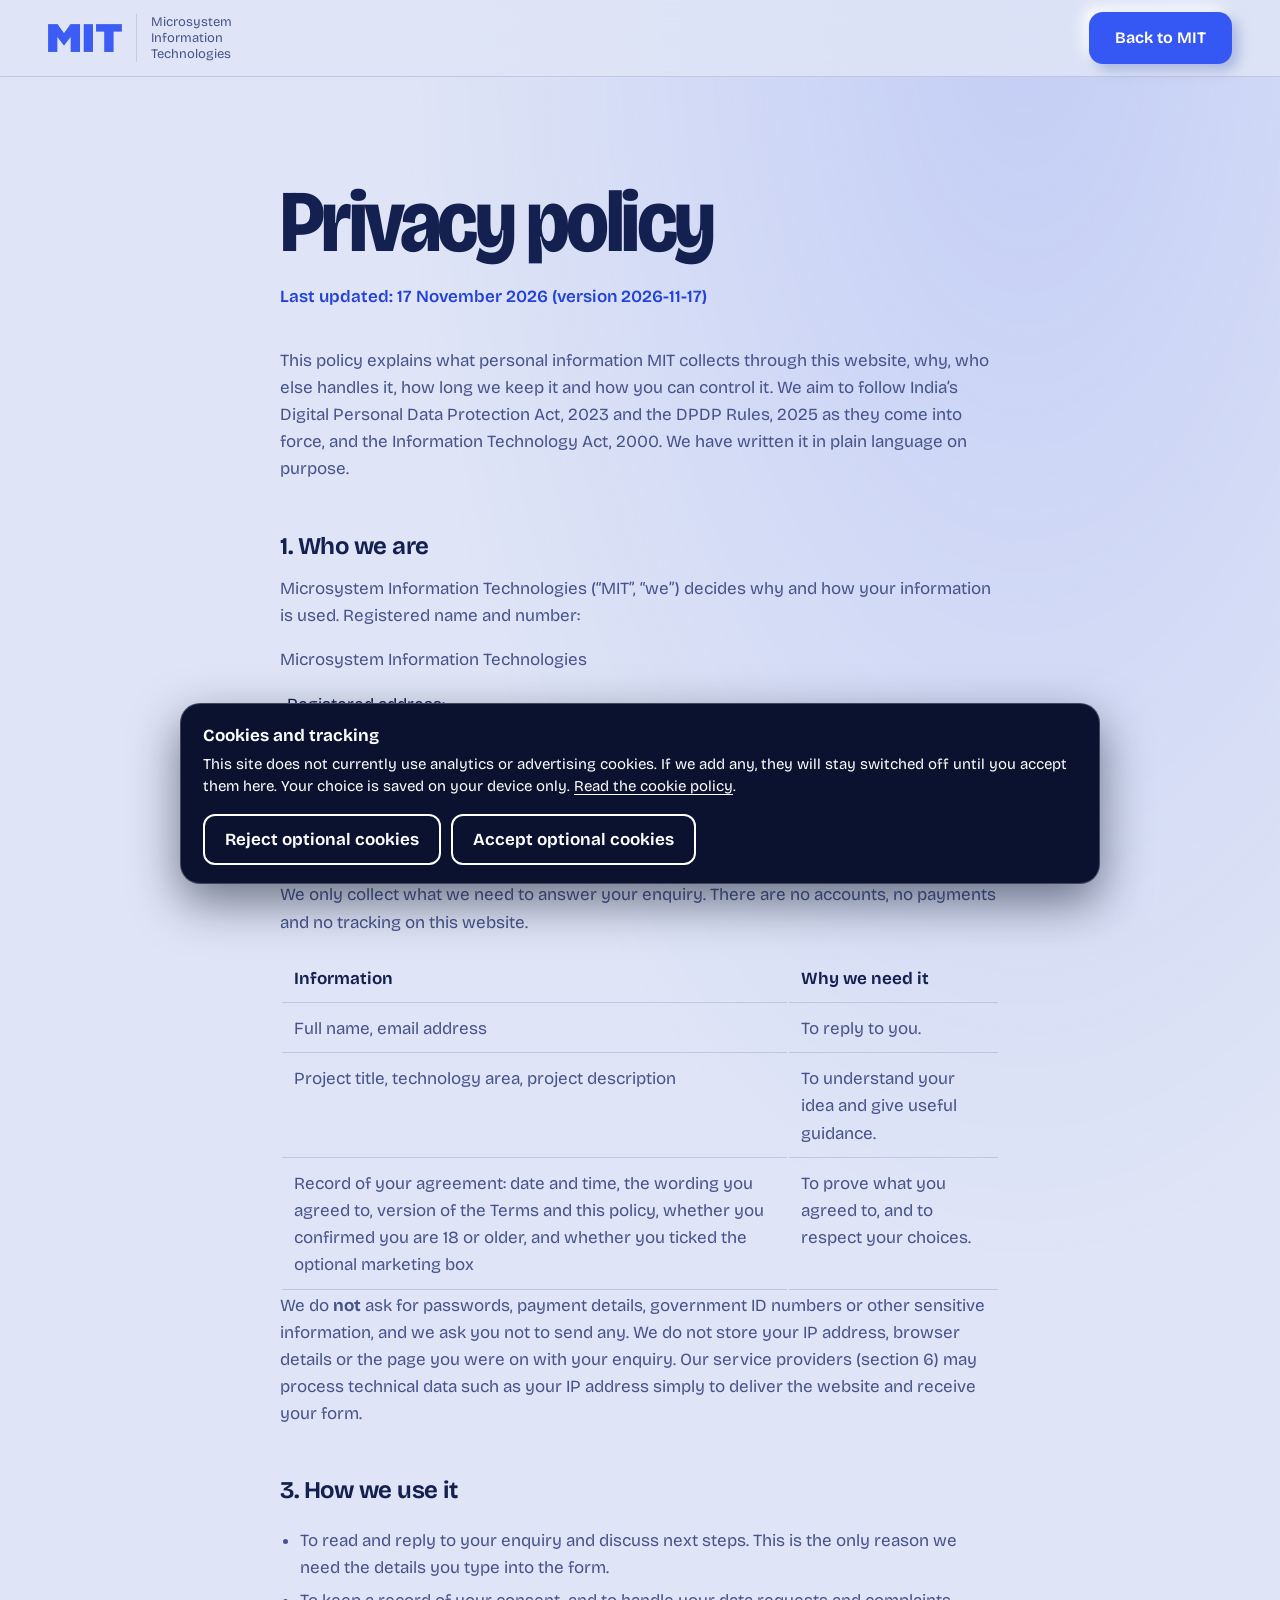
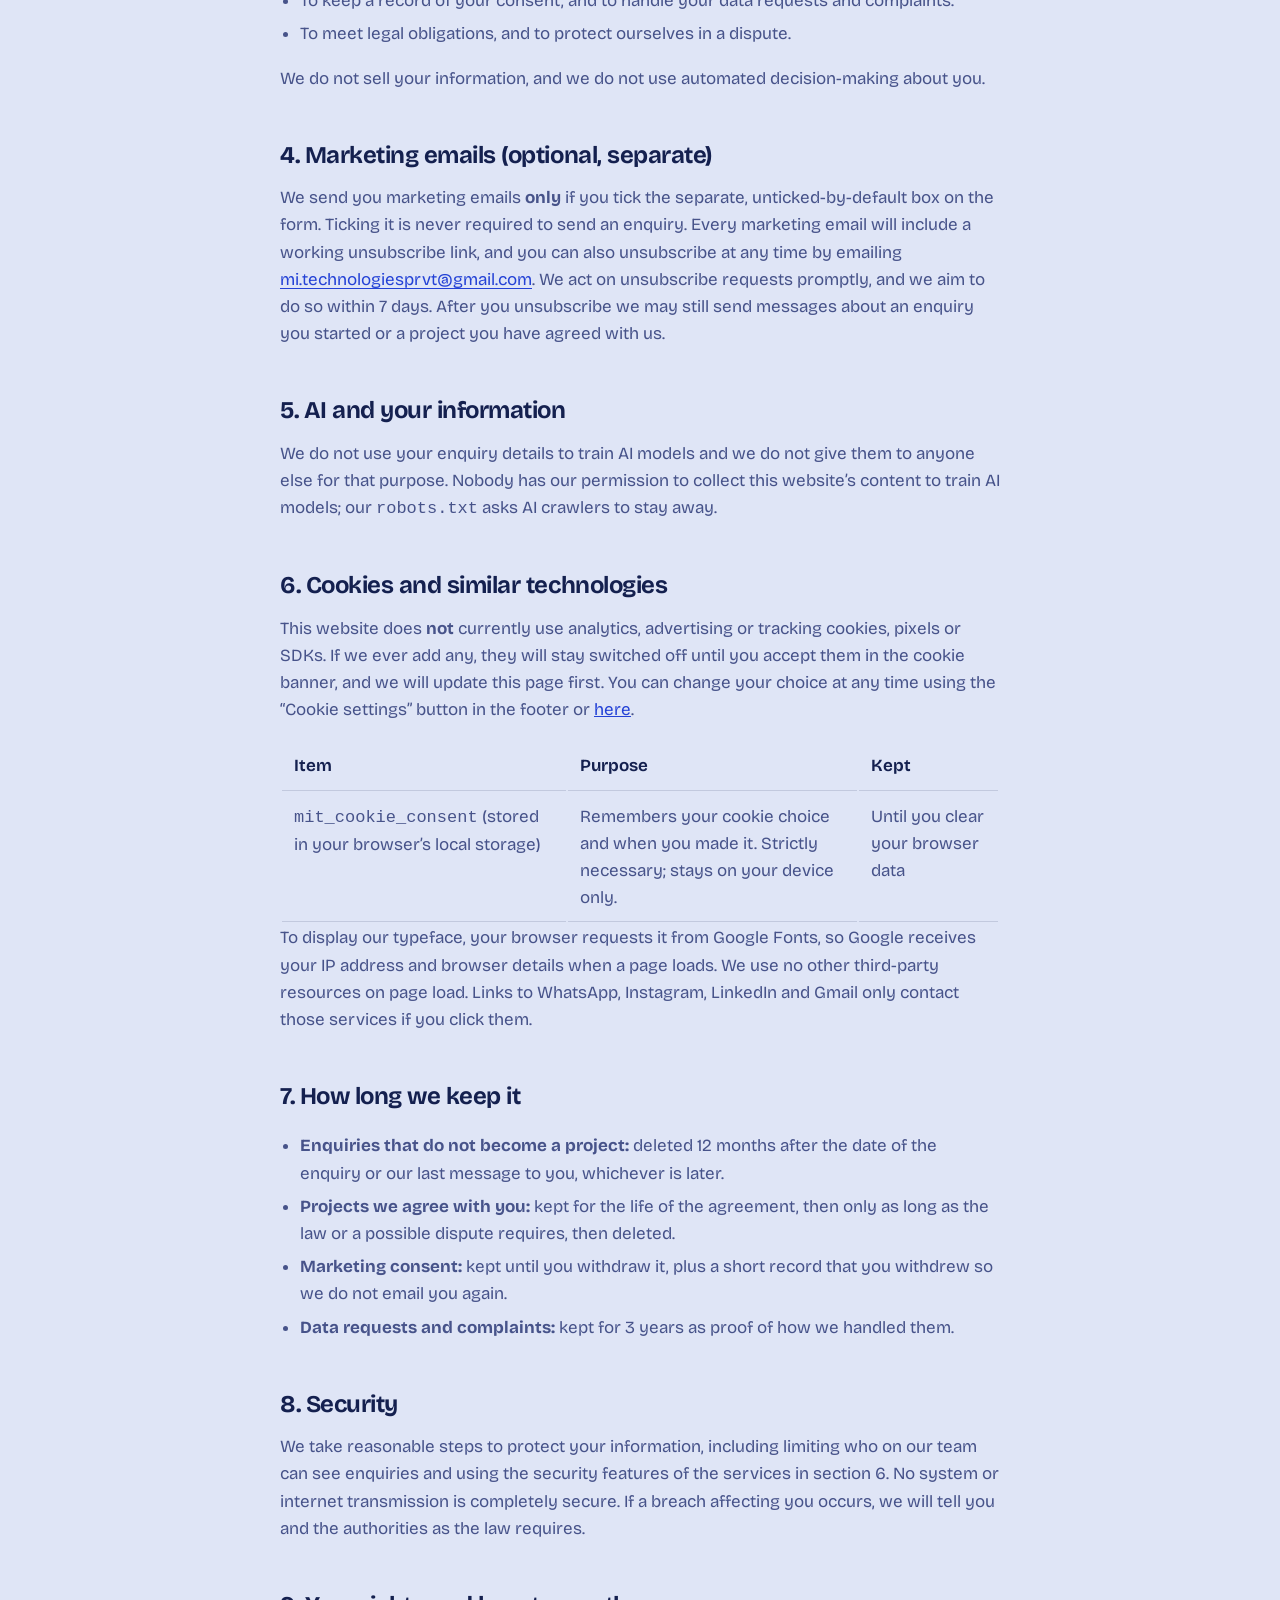
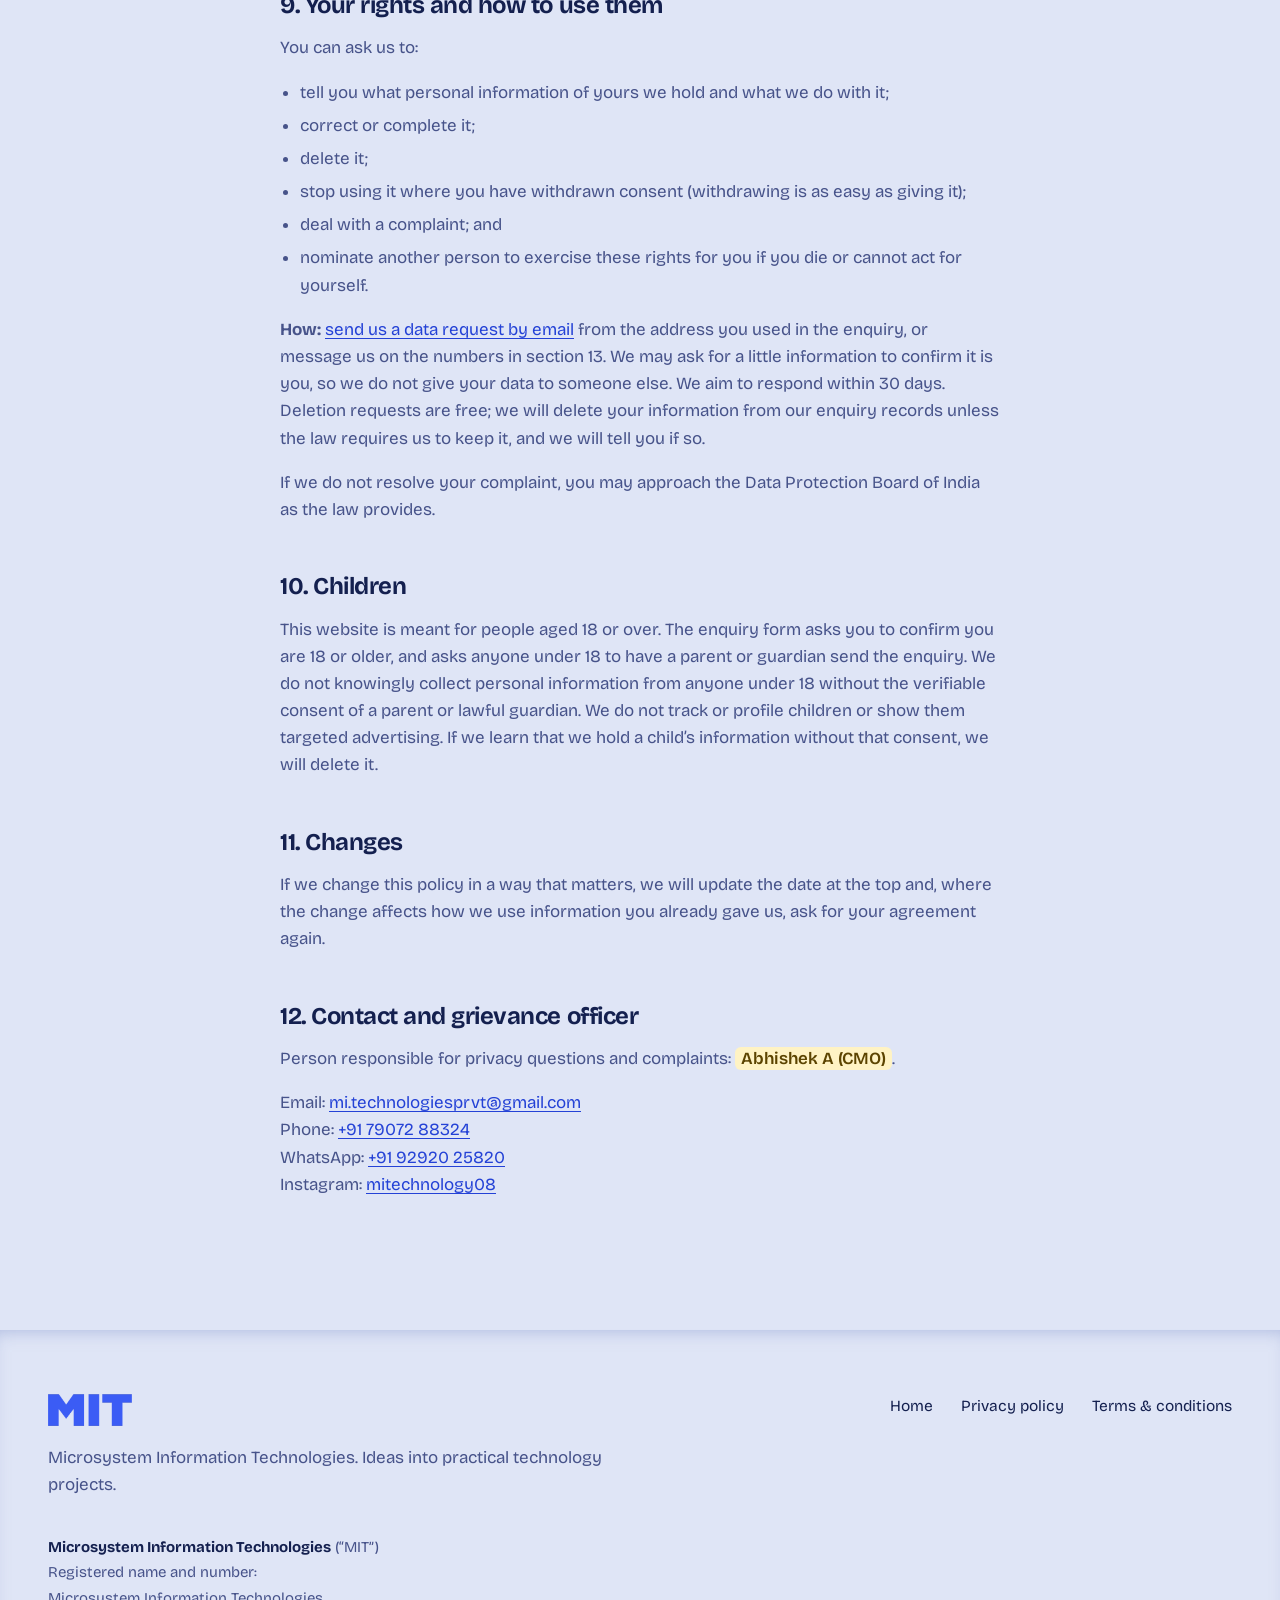
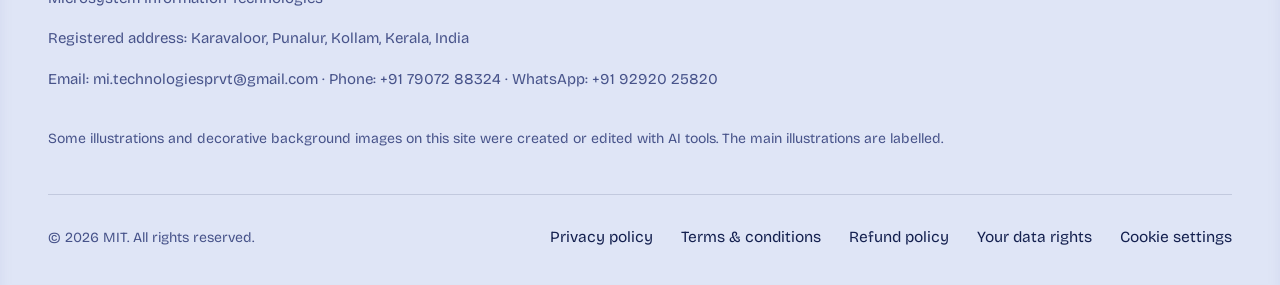
<file: privacy.html>
<!doctype html>
<html lang="en">
<head>
<meta charset="utf-8">
<meta name="viewport" content="width=device-width, initial-scale=1">
<meta name="description" content="How MIT collects, uses, keeps and protects your personal information, and how to use your data rights.">
<meta name="robots" content="index, follow, noai, noimageai">
<meta name="theme-color" content="#dfe5f6">
<title>Privacy Policy | MIT</title>
<link rel="icon" type="image/png" href="assets/mit-logo1.png">
<link rel="preconnect" href="https://fonts.googleapis.com">
<link rel="preconnect" href="https://fonts.gstatic.com" crossorigin>
<link href="https://fonts.googleapis.com/css2?family=Bricolage+Grotesque:opsz,wdth,wght@12..96,75..100,300..800&display=swap" rel="stylesheet">
<link rel="stylesheet" href="styles.css">
</head>
<body>
<a class="skip-link" href="#main">Skip to content</a>
<header class="site-header scrolled">
  <div class="container nav-wrap">
    <a class="brand" href="index.html" aria-label="MIT, Microsystem Information Technologies. Home">
      <img src="assets/mit-logo-mark.png" alt="MIT" width="288" height="110">
      <span class="brand-name">Microsystem Information Technologies</span>
    </a>
    <a class="button button-sun" href="index.html">Back to MIT</a>
  </div>
</header>
<main id="main">
  <section class="legal">
    <div class="container legal-body">
      <h1>Privacy policy</h1>
      <p class="updated">Last updated: 17 November 2026 (version 2026-11-17)</p>
      <p>This policy explains what personal information MIT collects through this website, why, who else handles it, how long we keep it and how you can control it. We aim to follow India&rsquo;s Digital Personal Data Protection Act, 2023 and the DPDP Rules, 2025 as they come into force, and the Information Technology Act, 2000. We have written it in plain language on purpose.</p>

      <h2 id="who">1. Who we are</h2>
      <p>Microsystem Information Technologies (&ldquo;MIT&rdquo;, &ldquo;we&rdquo;) decides why and how your information is used. Registered name and number: <p> Microsystem Information Technologies </p>. Registered address: <p> Karavaloor, Punalur, Kollam, Kerala, India</p>.</p>

      <h2 id="collect">2. What we collect, and why</h2>
      <p>We only collect what we need to answer your enquiry. There are no accounts, no payments and no tracking on this website.</p>
      <div class="table-wrap"><table>
        <thead><tr><th>Information</th><th>Why we need it</th></tr></thead>
        <tbody>
          <tr><td>Full name, email address</td><td>To reply to you.</td></tr>
          <tr><td>Project title, technology area, project description</td><td>To understand your idea and give useful guidance.</td></tr>
          <tr><td>Record of your agreement: date and time, the wording you agreed to, version of the Terms and this policy, whether you confirmed you are 18 or older, and whether you ticked the optional marketing box</td><td>To prove what you agreed to, and to respect your choices.</td></tr>
        </tbody>
      </table></div>
      <p>We do <strong>not</strong> ask for passwords, payment details, government ID numbers or other sensitive information, and we ask you not to send any. We do not store your IP address, browser details or the page you were on with your enquiry. Our service providers (section 6) may process technical data such as your IP address simply to deliver the website and receive your form.</p>

      <h2 id="use">3. How we use it</h2>
      <ul>
        <li>To read and reply to your enquiry and discuss next steps. This is the only reason we need the details you type into the form.</li>
        <li>To keep a record of your consent, and to handle your data requests and complaints.</li>
        <li>To meet legal obligations, and to protect ourselves in a dispute.</li>
      </ul>
      <p>We do not sell your information, and we do not use automated decision-making about you.</p>

      <h2 id="marketing">4. Marketing emails (optional, separate)</h2>
      <p>We send you marketing emails <strong>only</strong> if you tick the separate, unticked-by-default box on the form. Ticking it is never required to send an enquiry. Every marketing email will include a working unsubscribe link, and you can also unsubscribe at any time by emailing <a href="mailto:mi.technologiesprvt@gmail.com?subject=Unsubscribe&amp;body=Please%20stop%20sending%20me%20marketing%20emails.%0A%0AEmail%20address%3A">mi.technologiesprvt@gmail.com</a>. We act on unsubscribe requests promptly, and we aim to do so within 7 days. After you unsubscribe we may still send messages about an enquiry you started or a project you have agreed with us.</p>

      <h2 id="ai">5. AI and your information</h2>
      <p>We do not use your enquiry details to train AI models and we do not give them to anyone else for that purpose. Nobody has our permission to collect this website&rsquo;s content to train AI models; our <code>robots.txt</code> asks AI crawlers to stay away.</p>

      <h2 id="cookies">6. Cookies and similar technologies</h2>
      <p>This website does <strong>not</strong> currently use analytics, advertising or tracking cookies, pixels or SDKs. If we ever add any, they will stay switched off until you accept them in the cookie banner, and we will update this page first. You can change your choice at any time using the &ldquo;Cookie settings&rdquo; button in the footer or <button type="button" class="link-button" data-cookie-settings style="padding:0;text-decoration:underline;color:var(--blue-text)">here</button>.</p>
      <div class="table-wrap"><table>
        <thead><tr><th>Item</th><th>Purpose</th><th>Kept</th></tr></thead>
        <tbody>
          <tr><td><code>mit_cookie_consent</code> (stored in your browser&rsquo;s local storage)</td><td>Remembers your cookie choice and when you made it. Strictly necessary; stays on your device only.</td><td>Until you clear your browser data</td></tr>
        </tbody>
      </table></div>
      <p>To display our typeface, your browser requests it from Google Fonts, so Google receives your IP address and browser details when a page loads. We use no other third-party resources on page load. Links to WhatsApp, Instagram, LinkedIn and Gmail only contact those services if you click them.</p>

      <h2 id="retention">7. How long we keep it</h2>
      <ul>
        <li><strong>Enquiries that do not become a project:</strong> deleted 12 months after the date of the enquiry or our last message to you, whichever is later.</li>
        <li><strong>Projects we agree with you:</strong> kept for the life of the agreement, then only as long as the law or a possible dispute requires, then deleted.</li>
        <li><strong>Marketing consent:</strong> kept until you withdraw it, plus a short record that you withdrew so we do not email you again.</li>
        <li><strong>Data requests and complaints:</strong> kept for 3 years as proof of how we handled them.</li>
      </ul>

      <h2 id="security">8. Security</h2>
      <p>We take reasonable steps to protect your information, including limiting who on our team can see enquiries and using the security features of the services in section 6. No system or internet transmission is completely secure. If a breach affecting you occurs, we will tell you and the authorities as the law requires.</p>

      <h2 id="your-rights">9. Your rights and how to use them</h2>
      <p>You can ask us to:</p>
      <ul>
        <li>tell you what personal information of yours we hold and what we do with it;</li>
        <li>correct or complete it;</li>
        <li>delete it;</li>
        <li>stop using it where you have withdrawn consent (withdrawing is as easy as giving it);</li>
        <li>deal with a complaint; and</li>
        <li>nominate another person to exercise these rights for you if you die or cannot act for yourself.</li>
      </ul>
      <p><strong>How:</strong> <a href="mailto:mi.technologiesprvt@gmail.com?subject=Data%20request%20-%20access%2Fcorrection%2Fdeletion&amp;body=Hello%20MIT%2C%0A%0AI%20would%20like%20to%20(choose%20one)%3A%20see%20my%20data%20%2F%20correct%20my%20data%20%2F%20delete%20my%20data%20%2F%20withdraw%20marketing%20consent.%0A%0AName%20used%20in%20the%20enquiry%3A%0AEmail%20used%20in%20the%20enquiry%3A%0A%0AThank%20you.">send us a data request by email</a> from the address you used in the enquiry, or message us on the numbers in section 13. We may ask for a little information to confirm it is you, so we do not give your data to someone else. We aim to respond within 30 days. Deletion requests are free; we will delete your information from our enquiry records unless the law requires us to keep it, and we will tell you if so.</p>
      <p>If we do not resolve your complaint, you may approach the Data Protection Board of India as the law provides.</p>

      <h2 id="children">10. Children</h2>
      <p>This website is meant for people aged 18 or over. The enquiry form asks you to confirm you are 18 or older, and asks anyone under 18 to have a parent or guardian send the enquiry. We do not knowingly collect personal information from anyone under 18 without the verifiable consent of a parent or lawful guardian. We do not track or profile children or show them targeted advertising. If we learn that we hold a child&rsquo;s information without that consent, we will delete it.</p>

      <h2 id="changes">11. Changes</h2>
      <p>If we change this policy in a way that matters, we will update the date at the top and, where the change affects how we use information you already gave us, ask for your agreement again.</p>

      <h2 id="contact">12. Contact and grievance officer</h2>
      <p>Person responsible for privacy questions and complaints: <span class="todo"> Abhishek A (CMO)</span>.</p>
      <p>Email: <a href="mailto:mi.technologiesprvt@gmail.com">mi.technologiesprvt@gmail.com</a><br>
      Phone: <a href="tel:+917907288324">+91 79072 88324</a><br>
      WhatsApp: <a href="https://wa.me/919292025820">+91 92920 25820</a><br>
      Instagram: <a href="https://www.instagram.com/mitechnology08" target="_blank" rel="noopener noreferrer">mitechnology08</a></p>
    </div>
  </section>
</main>
<footer class="site-footer">
  <div class="container footer-grid">
    <div>
      <a class="footer-brand" href="index.html" aria-label="MIT home"><img src="assets/mit-logo-mark.png" alt="MIT" width="288" height="110"></a>
      <p class="footer-note">Microsystem Information Technologies. Ideas into practical technology projects.</p>
    </div>
    <div class="footer-links">
      <a href="index.html">Home</a>
      <a href="privacy.html">Privacy policy</a>
      <a href="terms.html">Terms &amp; conditions</a>
    </div>
    <address class="business-details">
      <strong>Microsystem Information Technologies</strong> (&ldquo;MIT&rdquo;)<br>
      Registered name and number: <p> Microsystem Information Technologies </p>
      Registered address: <p"> Karavaloor, Punalur, Kollam, Kerala, India </p>
      Email: <a href="mailto:mi.technologiesprvt@gmail.com">mi.technologiesprvt@gmail.com</a> &middot;
      Phone: <a href="tel:+917907288324">+91 79072 88324</a> &middot;
      WhatsApp: <a href="https://wa.me/919292025820">+91 92920 25820</a>
    </address>
    <p class="ai-note">Some illustrations and decorative background images on this site were created or edited with AI tools. The main illustrations are labelled.</p>
    <div class="legal-row">
      <p class="copyright">&copy; <span id="year"></span> MIT. All rights reserved.</p>
      <nav class="legal-links" aria-label="Legal">
        <a href="privacy.html">Privacy policy</a>
        <a href="terms.html">Terms &amp; conditions</a>
        <a href="refund-policy.html">Refund policy</a>
        <a href="privacy.html#your-rights">Your data rights</a>
        <button type="button" class="link-button" data-cookie-settings>Cookie settings</button>
      </nav>
    </div>
  </div>
</footer>
<script src="consent.js"></script>
<script>document.querySelector("#year").textContent = new Date().getFullYear();</script>
</body>
</html>
</file>
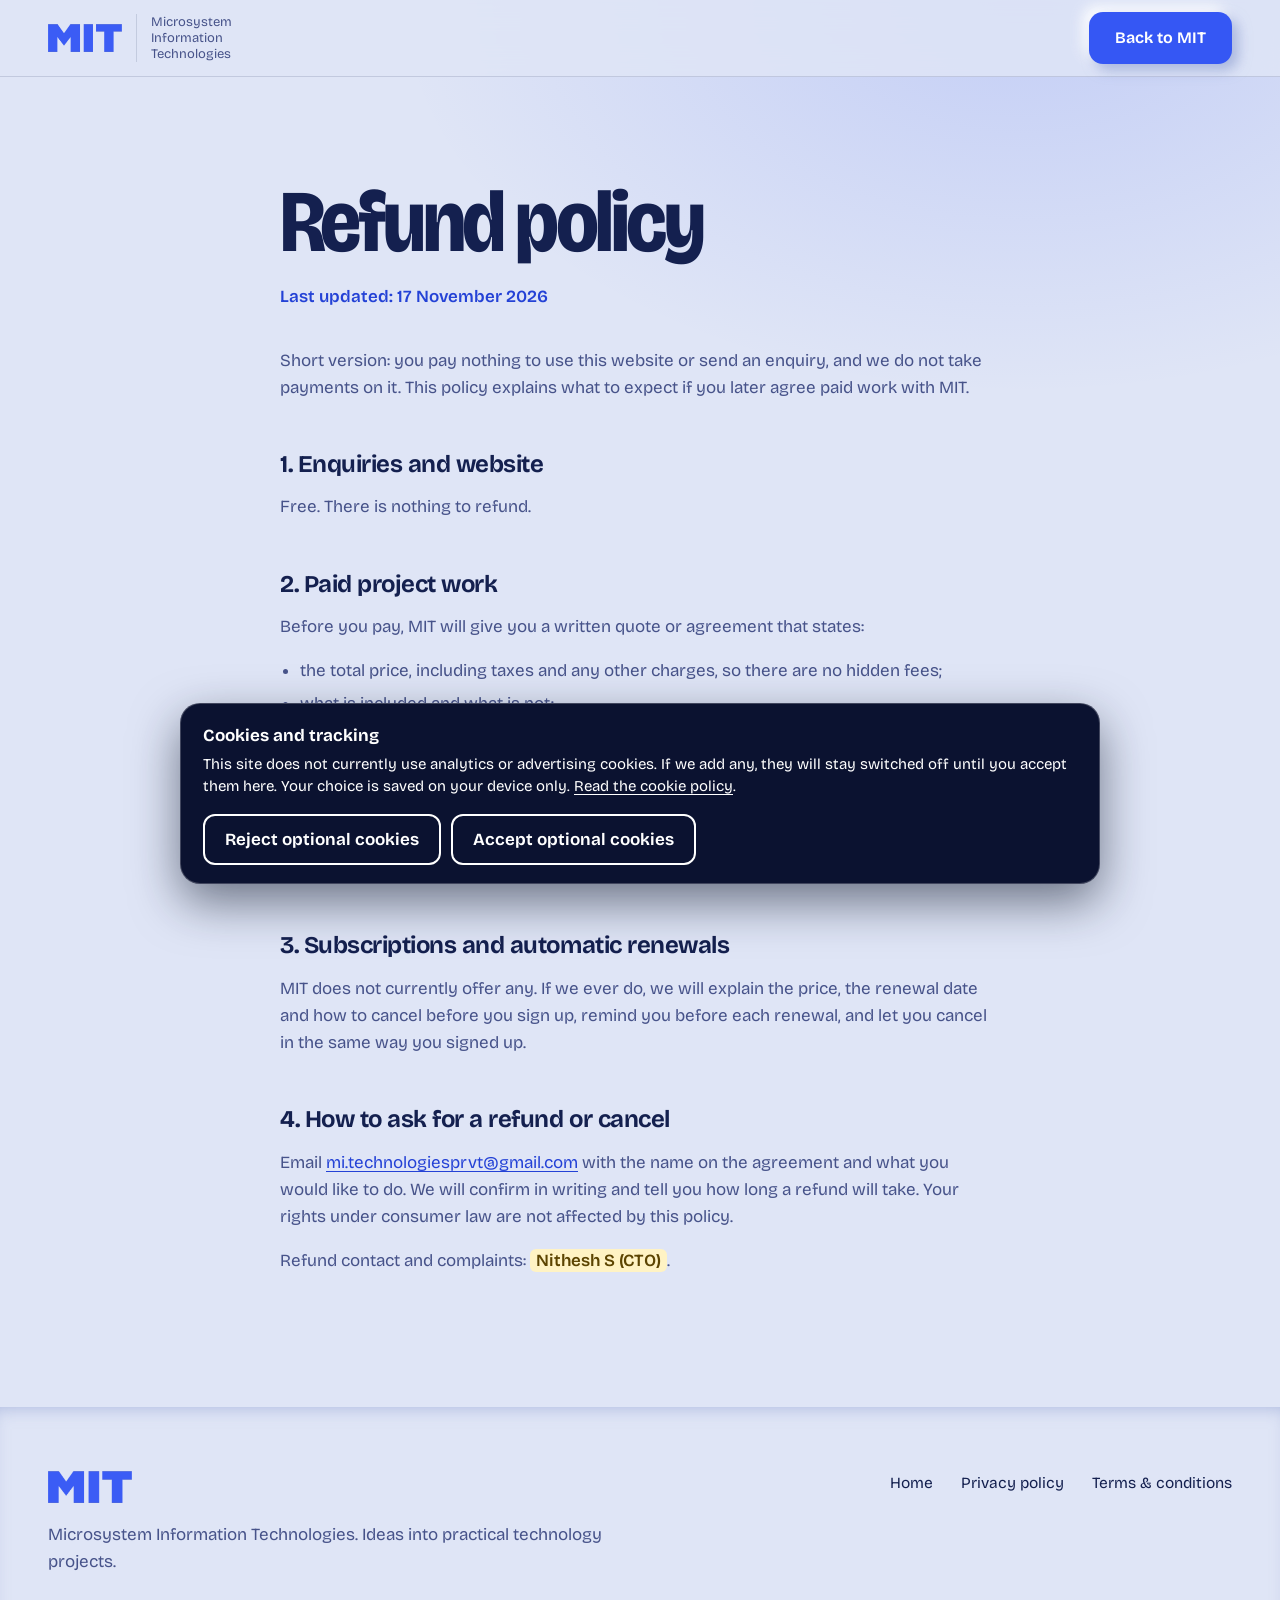
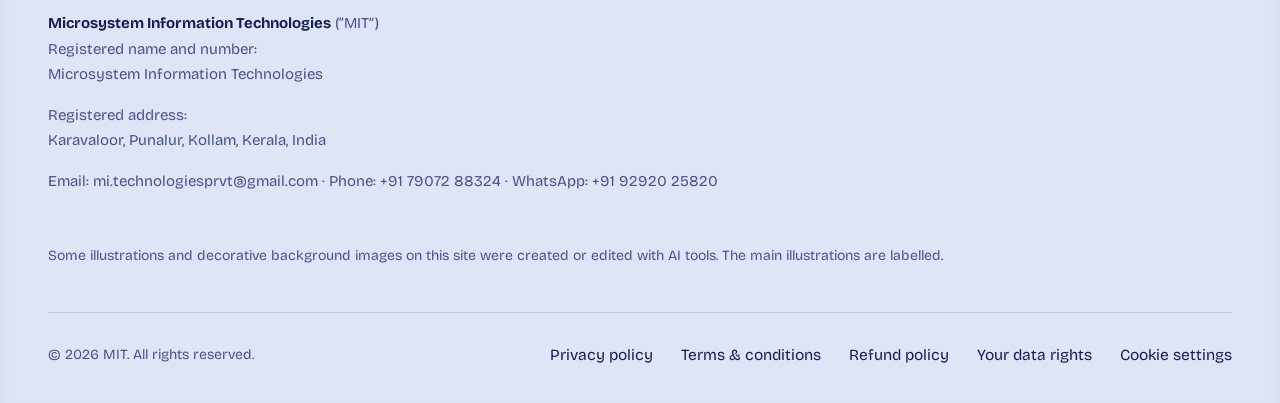
<file: refund-policy.html>
<!doctype html>
<html lang="en">
<head>
<meta charset="utf-8">
<meta name="viewport" content="width=device-width, initial-scale=1">
<meta name="description" content="MIT refund, cancellation and renewal policy.">
<meta name="robots" content="index, follow, noai, noimageai">
<meta name="theme-color" content="#dfe5f6">
<title>Refund Policy | MIT</title>
<link rel="icon" type="image/png" href="assets/mit-logo1.png">
<link rel="preconnect" href="https://fonts.googleapis.com">
<link rel="preconnect" href="https://fonts.gstatic.com" crossorigin>
<link href="https://fonts.googleapis.com/css2?family=Bricolage+Grotesque:opsz,wdth,wght@12..96,75..100,300..800&display=swap" rel="stylesheet">
<link rel="stylesheet" href="styles.css">
</head>
<body>
<a class="skip-link" href="#main">Skip to content</a>
<header class="site-header scrolled">
  <div class="container nav-wrap">
    <a class="brand" href="index.html" aria-label="MIT, Microsystem Information Technologies. Home">
      <img src="assets/mit-logo-mark.png" alt="MIT" width="288" height="110">
      <span class="brand-name">Microsystem Information Technologies</span>
    </a>
    <a class="button button-sun" href="index.html">Back to MIT</a>
  </div>
</header>
<main id="main">
  <section class="legal">
    <div class="container legal-body">
      <h1>Refund policy</h1>
      <p class="updated">Last updated: 17 November 2026</p>
      <p>Short version: you pay nothing to use this website or send an enquiry, and we do not take payments on it. This policy explains what to expect if you later agree paid work with MIT.</p>

      <h2>1. Enquiries and website</h2>
      <p>Free. There is nothing to refund.</p>

      <h2>2. Paid project work</h2>
      <p>Before you pay, MIT will give you a written quote or agreement that states:</p>
      <ul>
        <li>the total price, including taxes and any other charges, so there are no hidden fees;</li>
        <li>what is included and what is not;</li>
        <li>the payment schedule or milestones; and</li>
        <li>the cancellation and refund terms for that project.</li>
      </ul>
      <p>As a general principle, if you cancel or we cannot deliver, money paid for work that has not been started or delivered will be refunded to the payment method you used. How much has been &ldquo;started&rdquo; is set out in your agreement, so please read it before you pay.</p>

      <h2>3. Subscriptions and automatic renewals</h2>
      <p>MIT does not currently offer any. If we ever do, we will explain the price, the renewal date and how to cancel before you sign up, remind you before each renewal, and let you cancel in the same way you signed up.</p>

      <h2>4. How to ask for a refund or cancel</h2>
      <p>Email <a href="mailto:mi.technologiesprvt@gmail.com">mi.technologiesprvt@gmail.com</a> with the name on the agreement and what you would like to do. We will confirm in writing and tell you how long a refund will take. Your rights under consumer law are not affected by this policy.</p>
      <p>Refund contact and complaints: <span class="todo">Nithesh S (CTO)</span>.</p>
    </div>
  </section>
</main>
<footer class="site-footer">
  <div class="container footer-grid">
    <div>
      <a class="footer-brand" href="index.html" aria-label="MIT home"><img src="assets/mit-logo-mark.png" alt="MIT" width="288" height="110"></a>
      <p class="footer-note">Microsystem Information Technologies. Ideas into practical technology projects.</p>
    </div>
    <div class="footer-links">
      <a href="index.html">Home</a>
      <a href="privacy.html">Privacy policy</a>
      <a href="terms.html">Terms &amp; conditions</a>
    </div>
    <address class="business-details">
      <strong>Microsystem Information Technologies</strong> (&ldquo;MIT&rdquo;)<br>
      Registered name and number: <p> Microsystem Information Technologies </p>
      Registered address: <p> Karavaloor, Punalur, Kollam, Kerala, India <p>
      Email: <a href="mailto:mi.technologiesprvt@gmail.com">mi.technologiesprvt@gmail.com</a> &middot;
      Phone: <a href="tel:+917907288324">+91 79072 88324</a> &middot;
      WhatsApp: <a href="https://wa.me/919292025820">+91 92920 25820</a>
    </address>
    <p class="ai-note">Some illustrations and decorative background images on this site were created or edited with AI tools. The main illustrations are labelled.</p>
    <div class="legal-row">
      <p class="copyright">&copy; <span id="year"></span> MIT. All rights reserved.</p>
      <nav class="legal-links" aria-label="Legal">
        <a href="privacy.html">Privacy policy</a>
        <a href="terms.html">Terms &amp; conditions</a>
        <a href="refund-policy.html">Refund policy</a>
        <a href="privacy.html#your-rights">Your data rights</a>
        <button type="button" class="link-button" data-cookie-settings>Cookie settings</button>
      </nav>
    </div>
  </div>
</footer>
<script src="consent.js"></script>
<script>document.querySelector("#year").textContent = new Date().getFullYear();</script>
</body>
</html>
</file>
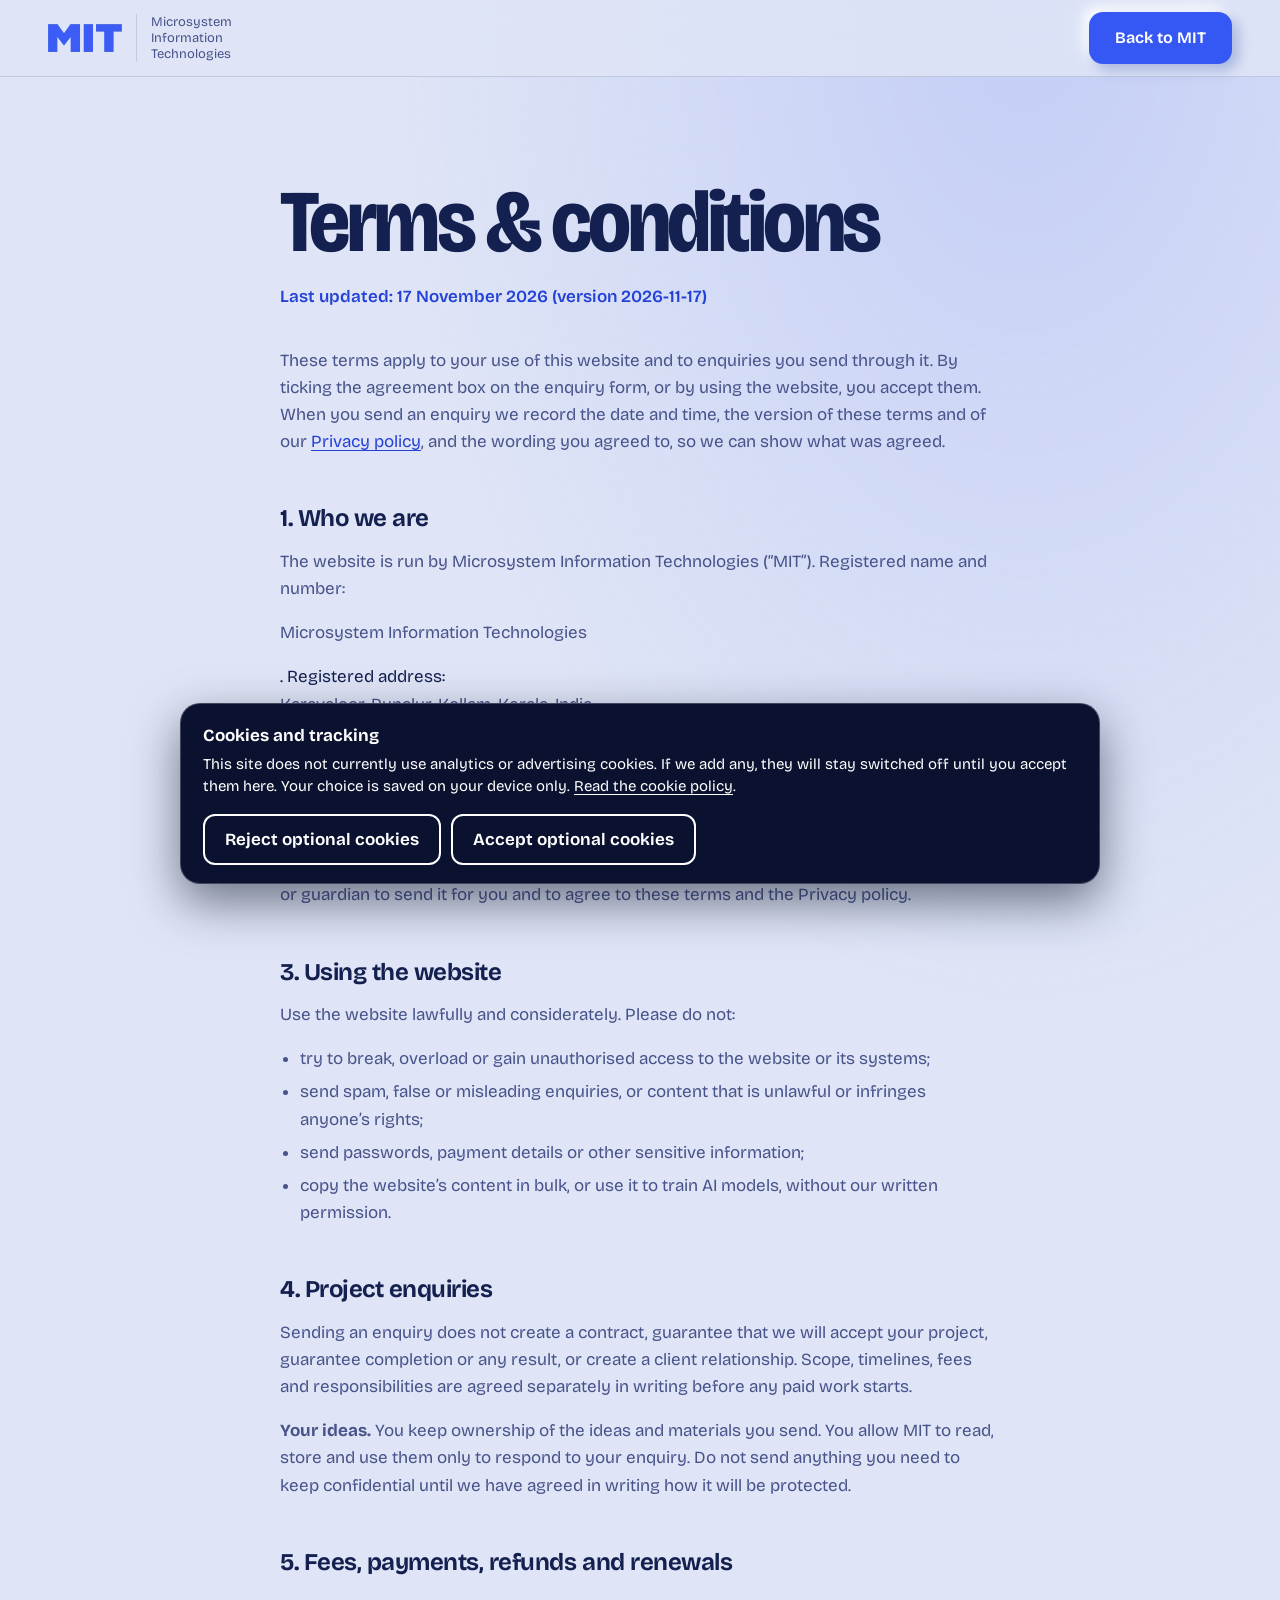
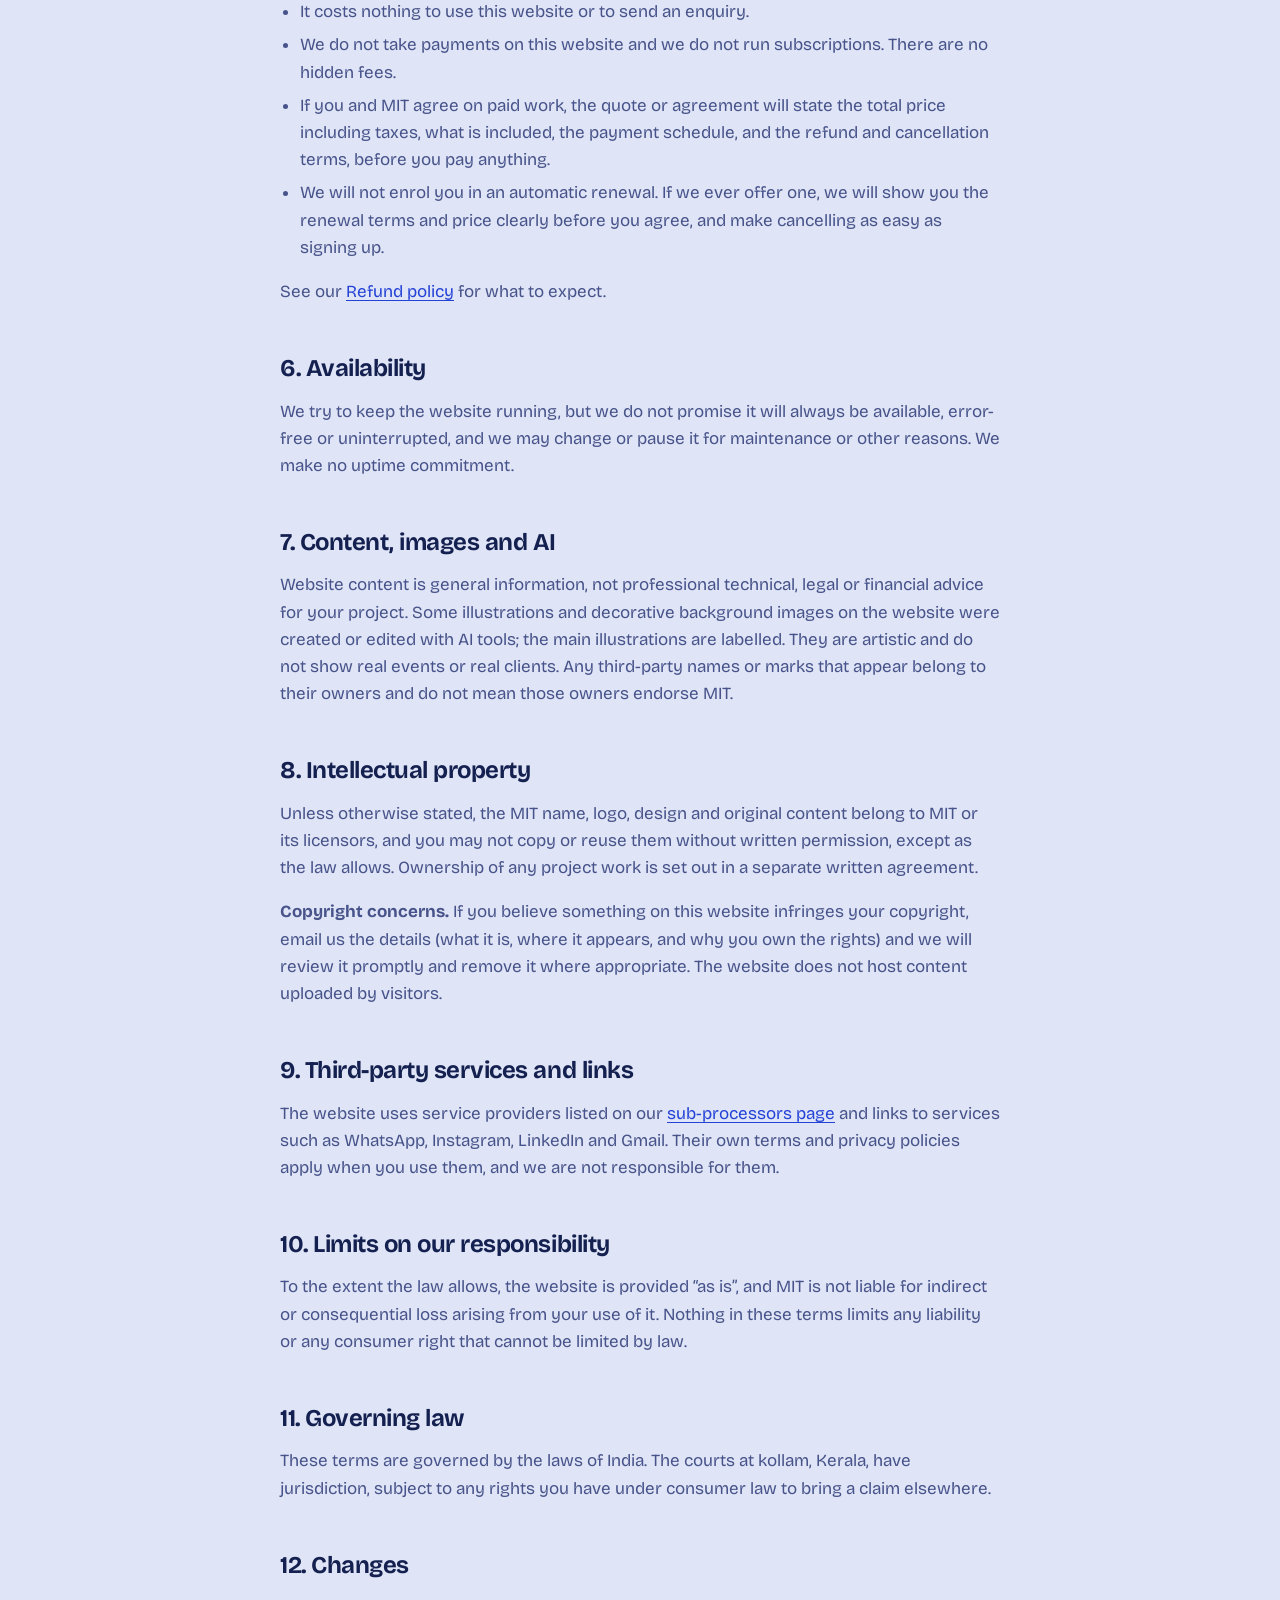
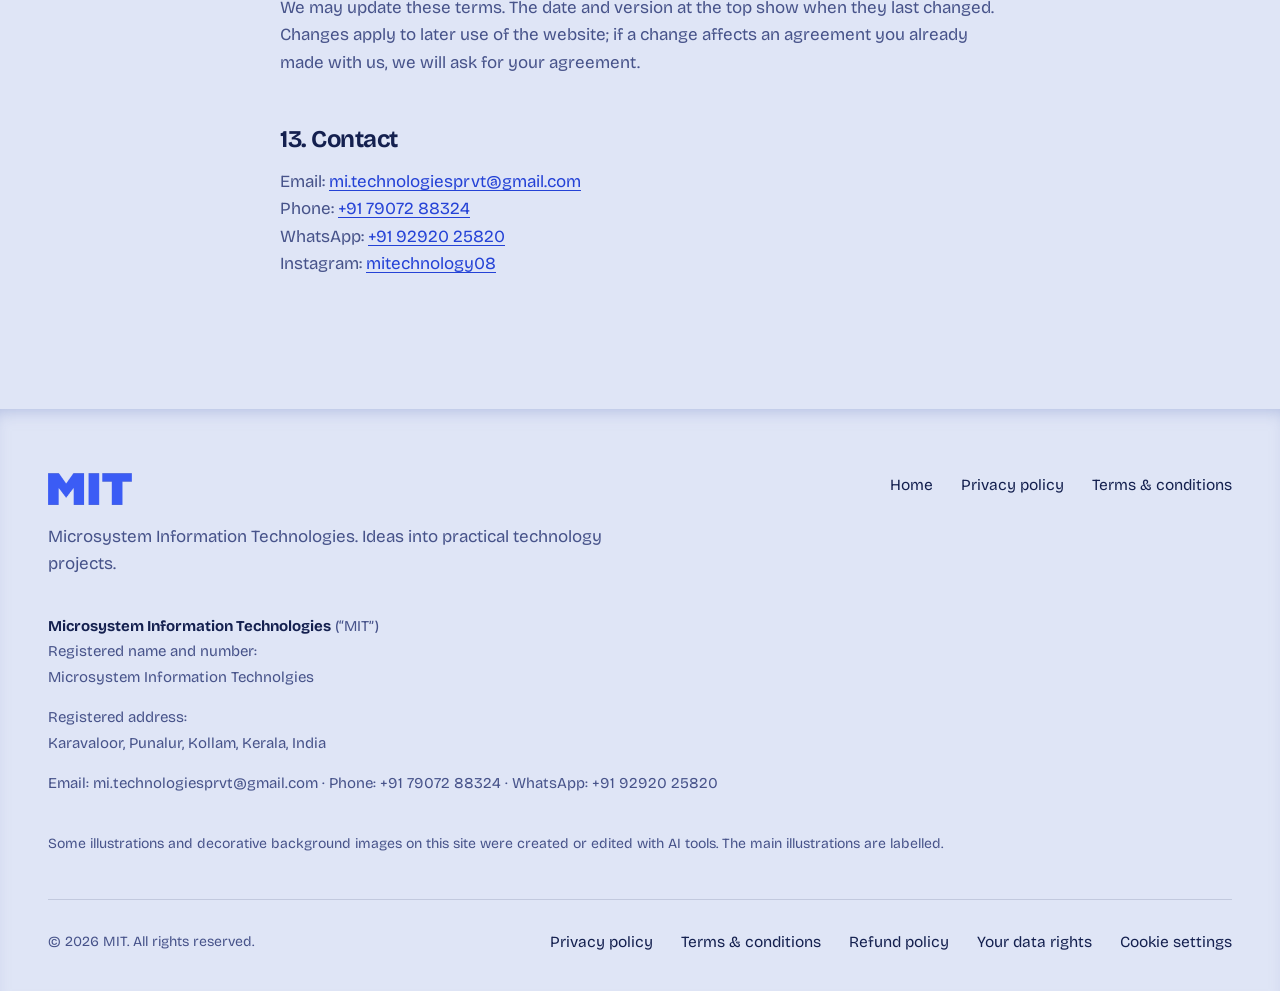
<file: terms.html>
<!doctype html>
<html lang="en">
<head>
<meta charset="utf-8">
<meta name="viewport" content="width=device-width, initial-scale=1">
<meta name="description" content="MIT terms and conditions for using this website and sending project enquiries.">
<meta name="robots" content="index, follow, noai, noimageai">
<meta name="theme-color" content="#dfe5f6">
<title>Terms &amp; Conditions | MIT</title>
<link rel="icon" type="image/png" href="assets/mit-logo1.png">
<link rel="preconnect" href="https://fonts.googleapis.com">
<link rel="preconnect" href="https://fonts.gstatic.com" crossorigin>
<link href="https://fonts.googleapis.com/css2?family=Bricolage+Grotesque:opsz,wdth,wght@12..96,75..100,300..800&display=swap" rel="stylesheet">
<link rel="stylesheet" href="styles.css">
</head>
<body>
<a class="skip-link" href="#main">Skip to content</a>
<header class="site-header scrolled">
  <div class="container nav-wrap">
    <a class="brand" href="index.html" aria-label="MIT, Microsystem Information Technologies. Home">
      <img src="assets/mit-logo-mark.png" alt="MIT" width="288" height="110">
      <span class="brand-name">Microsystem Information Technologies</span>
    </a>
    <a class="button button-sun" href="index.html">Back to MIT</a>
  </div>
</header>
<main id="main">
  <section class="legal">
    <div class="container legal-body">
      <h1>Terms &amp; conditions</h1>
      <p class="updated">Last updated: 17 November 2026 (version 2026-11-17)</p>
      <p>These terms apply to your use of this website and to enquiries you send through it. By ticking the agreement box on the enquiry form, or by using the website, you accept them. When you send an enquiry we record the date and time, the version of these terms and of our <a href="privacy.html">Privacy policy</a>, and the wording you agreed to, so we can show what was agreed.</p>

      <h2>1. Who we are</h2>
      <p>The website is run by Microsystem Information Technologies (&ldquo;MIT&rdquo;). Registered name and number: <p> Microsystem Information Technologies </p>. Registered address: <p> Karavaloor, Punalur, Kollam, Kerala, India </p>. Contact details are at the end of these terms.</p>

      <h2>2. Who can use the website</h2>
      <p>You must be 18 or older to send an enquiry yourself. If you are under 18, please ask a parent or guardian to send it for you and to agree to these terms and the Privacy policy.</p>

      <h2>3. Using the website</h2>
      <p>Use the website lawfully and considerately. Please do not:</p>
      <ul>
        <li>try to break, overload or gain unauthorised access to the website or its systems;</li>
        <li>send spam, false or misleading enquiries, or content that is unlawful or infringes anyone&rsquo;s rights;</li>
        <li>send passwords, payment details or other sensitive information;</li>
        <li>copy the website&rsquo;s content in bulk, or use it to train AI models, without our written permission.</li>
      </ul>

      <h2>4. Project enquiries</h2>
      <p>Sending an enquiry does not create a contract, guarantee that we will accept your project, guarantee completion or any result, or create a client relationship. Scope, timelines, fees and responsibilities are agreed separately in writing before any paid work starts.</p>
      <p><strong>Your ideas.</strong> You keep ownership of the ideas and materials you send. You allow MIT to read, store and use them only to respond to your enquiry. Do not send anything you need to keep confidential until we have agreed in writing how it will be protected.</p>

      <h2 id="fees">5. Fees, payments, refunds and renewals</h2>
      <ul>
        <li>It costs nothing to use this website or to send an enquiry.</li>
        <li>We do not take payments on this website and we do not run subscriptions. There are no hidden fees.</li>
        <li>If you and MIT agree on paid work, the quote or agreement will state the total price including taxes, what is included, the payment schedule, and the refund and cancellation terms, before you pay anything.</li>
        <li>We will not enrol you in an automatic renewal. If we ever offer one, we will show you the renewal terms and price clearly before you agree, and make cancelling as easy as signing up.</li>
      </ul>
      <p>See our <a href="refund-policy.html">Refund policy</a> for what to expect.</p>

      <h2>6. Availability</h2>
      <p>We try to keep the website running, but we do not promise it will always be available, error-free or uninterrupted, and we may change or pause it for maintenance or other reasons. We make no uptime commitment.</p>

      <h2>7. Content, images and AI</h2>
      <p>Website content is general information, not professional technical, legal or financial advice for your project. Some illustrations and decorative background images on the website were created or edited with AI tools; the main illustrations are labelled. They are artistic and do not show real events or real clients. Any third-party names or marks that appear belong to their owners and do not mean those owners endorse MIT.</p>

      <h2>8. Intellectual property</h2>
      <p>Unless otherwise stated, the MIT name, logo, design and original content belong to MIT or its licensors, and you may not copy or reuse them without written permission, except as the law allows. Ownership of any project work is set out in a separate written agreement.</p>
      <p><strong>Copyright concerns.</strong> If you believe something on this website infringes your copyright, email us the details (what it is, where it appears, and why you own the rights) and we will review it promptly and remove it where appropriate. The website does not host content uploaded by visitors.</p>

      <h2>9. Third-party services and links</h2>
      <p>The website uses service providers listed on our <a href="subprocessors.html">sub-processors page</a> and links to services such as WhatsApp, Instagram, LinkedIn and Gmail. Their own terms and privacy policies apply when you use them, and we are not responsible for them.</p>

      <h2>10. Limits on our responsibility</h2>
      <p>To the extent the law allows, the website is provided &ldquo;as is&rdquo;, and MIT is not liable for indirect or consequential loss arising from your use of it. Nothing in these terms limits any liability or any consumer right that cannot be limited by law.</p>

      <h2>11. Governing law</h2>
      <p>These terms are governed by the laws of India. The courts at kollam, Kerala, have jurisdiction, subject to any rights you have under consumer law to bring a claim elsewhere.</p>

      <h2>12. Changes</h2>
      <p>We may update these terms. The date and version at the top show when they last changed. Changes apply to later use of the website; if a change affects an agreement you already made with us, we will ask for your agreement.</p>

      <h2>13. Contact</h2>
      <p>Email: <a href="mailto:mi.technologiesprvt@gmail.com">mi.technologiesprvt@gmail.com</a><br>
      Phone: <a href="tel:+917907288324">+91 79072 88324</a><br>
      WhatsApp: <a href="https://wa.me/919292025820">+91 92920 25820</a><br>
      Instagram: <a href="https://www.instagram.com/mitechnology08" target="_blank" rel="noopener noreferrer">mitechnology08</a></p>
    </div>
  </section>
</main>
<footer class="site-footer">
  <div class="container footer-grid">
    <div>
      <a class="footer-brand" href="index.html" aria-label="MIT home"><img src="assets/mit-logo-mark.png" alt="MIT" width="288" height="110"></a>
      <p class="footer-note">Microsystem Information Technologies. Ideas into practical technology projects.</p>
    </div>
    <div class="footer-links">
      <a href="index.html">Home</a>
      <a href="privacy.html">Privacy policy</a>
      <a href="terms.html">Terms &amp; conditions</a>
    </div>
    <address class="business-details">
      <strong>Microsystem Information Technologies</strong> (&ldquo;MIT&rdquo;)<br>
      Registered name and number: <p> Microsystem Information Technolgies </p>
      Registered address: <p> Karavaloor, Punalur, Kollam, Kerala, India</p>
      Email: <a href="mailto:mi.technologiesprvt@gmail.com">mi.technologiesprvt@gmail.com</a> &middot;
      Phone: <a href="tel:+917907288324">+91 79072 88324</a> &middot;
      WhatsApp: <a href="https://wa.me/919292025820">+91 92920 25820</a>
    </address>
    <p class="ai-note">Some illustrations and decorative background images on this site were created or edited with AI tools. The main illustrations are labelled.</p>
    <div class="legal-row">
      <p class="copyright">&copy; <span id="year"></span> MIT. All rights reserved.</p>
      <nav class="legal-links" aria-label="Legal">
        <a href="privacy.html">Privacy policy</a>
        <a href="terms.html">Terms &amp; conditions</a>
        <a href="refund-policy.html">Refund policy</a>
        <a href="privacy.html#your-rights">Your data rights</a>
        <button type="button" class="link-button" data-cookie-settings>Cookie settings</button>
      </nav>
    </div>
  </div>
</footer>
<script src="consent.js"></script>
<script>document.querySelector("#year").textContent = new Date().getFullYear();</script>
</body>
</html>
</file>
<file: styles.css>
/* MIT — Microsystem Information Technologies
   Theme: soft blue neumorphism. One blue-tinted surface, raised and inset shapes,
   MIT blue as the single accent. The hero stays a dark dusk panel. */

:root {
  --surface: #dfe5f6;
  --blue: #3557f4;
  --blue-dark: #2442d6;
  --ink: #14204f;
  --muted: #47538a;
  --line: rgba(20, 32, 79, .14);
  --sh-d: rgba(130, 148, 204, .6);
  --sh-l: rgba(255, 255, 255, .95);

  /* hero only (dark panel over the illustration) */
  --midnight: #070d24;
  --cloud: #f6efe3;
  --sun: #ffb547;

  --raised: 10px 10px 22px var(--sh-d), -10px -10px 22px var(--sh-l);
  --raised-sm: 6px 6px 13px var(--sh-d), -6px -6px 13px var(--sh-l);
  --inset: inset 6px 6px 12px var(--sh-d), inset -6px -6px 12px var(--sh-l);
  --inset-sm: inset 3px 3px 6px var(--sh-d), inset -3px -3px 6px var(--sh-l);

  --font: "Bricolage Grotesque", "Inter", ui-sans-serif, system-ui, -apple-system, "Segoe UI", sans-serif;
  --gutter: clamp(20px, 4vw, 48px);
}

*, *::before, *::after { box-sizing: border-box; }
html { scroll-behavior: smooth; scroll-padding-top: 100px; }
body {
  margin: 0;
  background: var(--surface);
  color: var(--ink);
  font-family: var(--font);
  font-size: 1.0625rem;
  line-height: 1.6;
  -webkit-font-smoothing: antialiased;
  overflow-x: hidden;
}
a { color: inherit; text-decoration: none; }
button, input, select, textarea { font: inherit; }
img { max-width: 100%; display: block; }
h1, h2, h3, p { margin-top: 0; }
:focus-visible { outline: 3px solid var(--blue); outline-offset: 3px; }
.hero :focus-visible { outline-color: var(--cloud); }

.container { width: min(1200px, calc(100% - var(--gutter) * 2)); margin-inline: auto; }
.sr-only, .skip-link { position: absolute; width: 1px; height: 1px; overflow: hidden; clip: rect(0,0,0,0); white-space: nowrap; }
.skip-link:focus { width: auto; height: auto; clip: auto; padding: 12px 18px; background: var(--surface); color: var(--ink); z-index: 9999; left: 12px; top: 12px; }

.section { padding: clamp(80px, 11vw, 160px) 0; }

/* Headings */
.h-section {
  margin-bottom: 24px;
  font-size: clamp(2.4rem, 5.2vw, 4.6rem);
  font-weight: 720;
  font-stretch: 90%;
  line-height: 1;
  letter-spacing: -.035em;
  text-wrap: balance;
}
.lede { max-width: 34em; color: var(--muted); font-size: 1.125rem; }

/* Header */
.site-header {
  position: fixed; inset: 0 0 auto; z-index: 1000;
  background: transparent;
  border-bottom: 1px solid transparent;
  transition: background .3s ease, border-color .3s ease;
}
.site-header.scrolled {
  background: rgba(223, 229, 246, .84);
  border-color: var(--line);
  backdrop-filter: blur(14px);
  -webkit-backdrop-filter: blur(14px);
}
.site-header:not(.scrolled) .site-nav a:not(.nav-cta) { color: var(--cloud); }
.site-header:not(.scrolled) .site-nav a:not(.nav-cta):hover { color: var(--sun); }
.site-header:not(.scrolled) .brand-name { color: rgba(246, 239, 227, .85); border-color: rgba(246, 239, 227, .28); }
.site-header:not(.scrolled) .nav-toggle span:not(.sr-only) { background: var(--cloud); }
.nav-wrap { min-height: 76px; display: flex; align-items: center; justify-content: space-between; gap: 24px; }
.brand { display: inline-flex; align-items: center; gap: 14px; }
.brand img { width: 74px; height: auto; }
.brand-name { font-size: .8125rem; line-height: 1.25; color: var(--muted); max-width: 11em; padding-left: 14px; border-left: 1px solid var(--line); }

.site-nav { display: flex; align-items: center; gap: 30px; font-size: .9375rem; font-weight: 500; }
.site-nav a { color: var(--ink); transition: color .2s ease; }
.site-nav a:hover { color: var(--blue); }
.site-nav .nav-cta { padding: 10px 18px; background: var(--blue); color: #fff; font-weight: 650; border-radius: 12px; box-shadow: var(--raised-sm); transition: box-shadow .2s ease, background .2s ease; }
.site-nav .nav-cta:hover { background: var(--blue-dark); color: #fff; }
.nav-toggle { display: none; background: none; border: 0; padding: 10px; cursor: pointer; }
.nav-toggle span:not(.sr-only) { display: block; width: 24px; height: 2px; background: var(--ink); margin: 5px 0; transition: transform .25s ease, opacity .25s ease; }
.nav-toggle[aria-expanded="true"] span:nth-child(1) { transform: translateY(7px) rotate(45deg); }
.nav-toggle[aria-expanded="true"] span:nth-child(2) { opacity: 0; }
.nav-toggle[aria-expanded="true"] span:nth-child(3) { transform: translateY(-7px) rotate(-45deg); }

/* Buttons */
.button {
  display: inline-flex; align-items: center; justify-content: center;
  min-height: 52px; padding: 0 26px;
  border: 0; border-radius: 14px; cursor: pointer;
  font-size: 1rem; font-weight: 650;
  box-shadow: var(--raised-sm);
  transition: background .2s ease, transform .2s ease, box-shadow .2s ease;
}
.button:hover { transform: translateY(-2px); }
.button:active { transform: none; box-shadow: var(--inset-sm); }
.button-sun, .button-blue { background: var(--blue); color: #fff; }
.button-sun:hover, .button-blue:hover { background: var(--blue-dark); }
.text-link { font-weight: 600; padding-bottom: 3px; border-bottom: 1.5px solid var(--blue); transition: color .2s ease; }
.text-link:hover { color: var(--blue); }

/* Hero (dark dusk panel, unchanged composition) */
.hero {
  position: relative;
  min-height: max(66.67vw, 640px);
  padding-top: clamp(104px, 9.5vw, 170px);
  background: var(--midnight);
  color: var(--cloud);
  overflow: hidden;
  isolation: isolate;
  border-radius: 0 0 clamp(28px, 4vw, 56px) clamp(28px, 4vw, 56px);
  box-shadow: 0 24px 48px var(--sh-d);
}
.hero-art { position: absolute; inset: 0; z-index: -1; }
.hero-art img { width: 100%; height: 100%; object-fit: cover; object-position: 50% 100%; animation: settle 2.8s cubic-bezier(.2, .6, .2, 1) both; }
.hero-art::after {
  content: ""; position: absolute; inset: 0;
  background:
    linear-gradient(180deg, rgba(7,13,36,.7) 0%, rgba(7,13,36,0) 20%),
    linear-gradient(90deg, rgba(7,13,36,.62) 0%, rgba(7,13,36,.3) 38%, rgba(7,13,36,0) 62%),
    linear-gradient(180deg, rgba(7,13,36,0) 85%, rgba(7,13,36,.55) 100%);
}
.hero-copy { position: relative; }
.hero h1 {
  max-width: 9em;
  margin-bottom: clamp(20px, 2.4vw, 36px);
  font-size: clamp(3rem, 6vw, 7rem);
  font-weight: 760;
  font-stretch: 88%;
  line-height: .95;
  letter-spacing: -.04em;
  text-shadow: 0 2px 30px rgba(7, 13, 36, .35);
}
.hero h1 .line { display: block; overflow: hidden; padding-bottom: .12em; margin-bottom: -.12em; }
.hero h1 .line > span { display: block; transform: translateY(110%); animation: rise .95s cubic-bezier(.2, .7, .2, 1) forwards; animation-delay: calc(.2s + var(--i) * .13s); }
.hero-lead { max-width: 29em; font-size: clamp(1.0625rem, 1.5vw, 1.375rem); line-height: 1.5; color: rgba(246, 239, 227, .92); animation: fade .9s ease .85s both; }
.hero-actions { display: flex; align-items: center; flex-wrap: wrap; gap: 14px 30px; margin-top: 24px; animation: fade .9s ease 1s both; }
.hero .button { box-shadow: 0 10px 26px rgba(7, 13, 36, .5); }
.hero .text-link { color: var(--cloud); border-color: var(--sun); }
.hero .text-link:hover { color: var(--sun); }
.hero-note {
  position: absolute; right: max(var(--gutter), calc((100% - 1200px) / 2)); bottom: clamp(36px, 5vw, 80px);
  display: flex; align-items: center; gap: 14px;
  max-width: 22em; margin: 0; font-size: .9375rem; color: rgba(246, 239, 227, .86);
  animation: fade .9s ease 1.3s both;
}
.hero-note::before { content: ""; flex: none; width: 44px; height: 2px; background: var(--sun); }

@keyframes rise { to { transform: none; } }
@keyframes fade { from { opacity: 0; } to { opacity: 1; } }
@keyframes settle { from { transform: scale(1.07); filter: brightness(.5); } to { transform: none; filter: none; } }

/* Statement */
.statement { padding: clamp(70px, 9vw, 130px) 0 clamp(80px, 10vw, 150px); }
.statement-grid { display: grid; grid-template-columns: minmax(0, 8fr) minmax(0, 4fr); gap: clamp(32px, 6vw, 96px); align-items: end; }
.statement h2 { margin: 0; font-size: clamp(2.6rem, 6.2vw, 6rem); font-weight: 740; font-stretch: 88%; line-height: .98; letter-spacing: -.04em; }
.statement h2 span { display: block; color: var(--blue); }
.statement p { margin: 0; color: var(--muted); font-size: 1.125rem; }

/* Services */
.section-heading { max-width: 760px; margin-bottom: clamp(40px, 6vw, 72px); }
.service-grid { display: grid; grid-template-columns: repeat(3, 1fr); gap: clamp(22px, 2.6vw, 36px); }
.service-card { display: flex; flex-direction: column; min-height: 290px; padding: clamp(24px, 3vw, 36px); background: var(--surface); border-radius: 26px; box-shadow: var(--raised); transition: box-shadow .25s ease, transform .5s cubic-bezier(.2, .8, .2, 1); }
.service-card:hover { box-shadow: 14px 14px 30px var(--sh-d), -14px -14px 30px var(--sh-l); }
.service-icon { width: 64px; height: 64px; padding: 16px; margin-bottom: 40px; border-radius: 50%; box-shadow: var(--inset-sm); fill: none; stroke: var(--blue); stroke-width: 1.5; stroke-linecap: round; stroke-linejoin: round; }
.service-card h3 { margin: auto 0 10px; font-size: 1.5rem; font-weight: 680; letter-spacing: -.02em; line-height: 1.15; }
.service-card p { margin: 0; color: var(--muted); font-size: 1rem; max-width: 22em; }
.service-card-end { background: var(--blue); color: #fff; box-shadow: 10px 10px 22px rgba(53, 87, 244, .4), -10px -10px 22px var(--sh-l); }
.service-card-end:hover { box-shadow: 14px 14px 30px rgba(53, 87, 244, .45), -14px -14px 30px var(--sh-l); }
.service-card-end .service-icon { stroke: #fff; box-shadow: inset 3px 3px 6px rgba(20, 40, 150, .55), inset -3px -3px 6px rgba(120, 150, 255, .6); }
.service-card-end p { color: rgba(255, 255, 255, .88); }

/* Breaks between sections: a pressed-in groove, plus alternate tinted bands */
.services, .process, .domains, .about, .submit { position: relative; }
.services::before, .services::after, .process::before, .domains::before, .about::before, .submit::before {
  content: ""; position: absolute; left: 50%; transform: translateX(-50%);
  width: min(1200px, calc(100% - var(--gutter) * 2)); height: 8px; border-radius: 8px; box-shadow: var(--inset-sm);
}
.services::before, .process::before, .domains::before, .about::before, .submit::before { top: 0; }
.services::after { bottom: 0; }
.services, .domains { background: #d5ddf2; }

/* Idea interlude */
.interlude { width: min(1200px, calc(100% - var(--gutter) * 2)); margin: clamp(48px, 7vw, 96px) auto clamp(48px, 7vw, 96px); border-radius: clamp(24px, 3vw, 40px); overflow: hidden; box-shadow: var(--raised); }
.interlude img { width: 100%; aspect-ratio: 16 / 9; max-height: 680px; object-fit: cover; object-position: 50% 30%; }

/* Process */
.process { padding-top: clamp(80px, 11vw, 160px); }
.process-layout { display: grid; grid-template-columns: minmax(0, 5fr) minmax(0, 6fr); gap: clamp(40px, 8vw, 120px); align-items: start; }
.process-head { position: sticky; top: 120px; }
.process-list { margin: 0; padding: 0; list-style: none; counter-reset: step; }
.process-list li { position: relative; display: grid; grid-template-columns: 56px 1fr; gap: 24px; padding-bottom: 48px; counter-increment: step; }
.process-list li:last-child { padding-bottom: 0; }
.process-list li::before {
  content: counter(step);
  display: grid; place-items: center; width: 52px; height: 52px;
  border-radius: 50%; background: var(--surface); box-shadow: var(--raised-sm);
  color: var(--blue); font-weight: 700; font-size: 1.125rem; position: relative; z-index: 1;
}
.process-list li:not(:last-child)::after { content: ""; position: absolute; left: 24px; top: 52px; bottom: 0; width: 4px; border-radius: 4px; box-shadow: var(--inset-sm); }
.process-list h3 { margin: 10px 0 8px; font-size: 1.625rem; font-weight: 680; letter-spacing: -.02em; line-height: 1.15; }
.process-list p { margin: 0; color: var(--muted); max-width: 30em; }

/* Domains */
.domains { padding: clamp(80px, 11vw, 160px) 0; }
.domains-head { padding-bottom: clamp(24px, 4vw, 48px); }
.domains-art { width: min(1200px, calc(100% - var(--gutter) * 2)); margin: 0 auto; border-radius: clamp(24px, 3vw, 40px); overflow: hidden; box-shadow: var(--raised); }
.domains-art img { width: 100%; aspect-ratio: 1536 / 772; max-height: 640px; object-fit: cover; object-position: 50% 40%; }
.domain-list { display: grid; grid-template-columns: repeat(4, 1fr); gap: clamp(18px, 2.2vw, 30px); margin: clamp(40px, 6vw, 72px) auto 0; padding: 0; list-style: none; }
.domain-list li { padding: 22px 20px 24px; background: var(--surface); border-radius: 20px; box-shadow: var(--raised-sm); }
.domain-list h3 { margin-bottom: 8px; font-size: 1.375rem; font-weight: 680; letter-spacing: -.02em; line-height: 1.15; }
.domain-list p { margin: 0; color: var(--muted); font-size: .9688rem; line-height: 1.5; }

/* About */
.about { background: radial-gradient(40% 60% at 12% 50%, rgba(53, 87, 244, .16), rgba(53, 87, 244, 0) 100%), var(--surface); }
.about-grid { display: grid; grid-template-columns: minmax(0, 5fr) minmax(0, 6fr); gap: clamp(40px, 8vw, 120px); align-items: center; }
.about-mark { padding: clamp(32px, 5vw, 64px); border-radius: 34px; background: var(--surface); box-shadow: var(--raised); }
.about-mark img { width: min(100%, 360px); height: auto; }
.about-mark p { margin: 22px 0 0; font-size: 1.25rem; font-weight: 500; line-height: 1.3; color: var(--ink); }
.about-copy p:not(.h-section) { max-width: 32em; color: var(--muted); }

/* Submit */
.submit { background: radial-gradient(60% 40% at 50% 100%, rgba(53, 87, 244, .16), rgba(53, 87, 244, 0) 100%), var(--surface); }
.submit-shell { display: grid; grid-template-columns: minmax(0, 5fr) minmax(0, 7fr); gap: clamp(40px, 7vw, 100px); align-items: start; }
.submit-copy .lede { margin-bottom: 40px; }
.privacy-note { display: flex; align-items: flex-start; gap: 14px; max-width: 24em; padding-top: 20px; border-top: 1px solid var(--line); color: var(--muted); font-size: .9375rem; }
.privacy-note > span { flex: none; display: grid; place-items: center; width: 28px; height: 28px; border-radius: 50%; box-shadow: var(--inset-sm); color: var(--blue); font-size: .8125rem; font-weight: 700; }
.privacy-note p { margin: 0; }

.idea-form { padding: clamp(24px, 4vw, 44px); background: var(--blue); color: #fff; border-radius: 30px; box-shadow: 10px 10px 22px rgba(53, 87, 244, .45), -10px -10px 22px var(--sh-l); }
.idea-form label { display: block; margin-bottom: 20px; font-size: .9688rem; font-weight: 650; }
.form-row { display: grid; grid-template-columns: 1fr 1fr; gap: 0 18px; }
.idea-form input, .idea-form select, .idea-form textarea {
  display: block; width: 100%; margin-top: 8px; padding: 14px 16px;
  border: 0; border-radius: 14px; background: var(--blue); color: #fff;
  box-shadow: inset 4px 4px 9px rgba(16, 36, 160, .6), inset -4px -4px 9px rgba(125, 152, 255, .6);
  font-weight: 450; resize: vertical;
}
.idea-form option { color: var(--ink); background: #fff; }
.idea-form input::placeholder, .idea-form textarea::placeholder { color: rgba(255, 255, 255, .78); }
.idea-form input:focus, .idea-form select:focus, .idea-form textarea:focus { outline: none; box-shadow: inset 4px 4px 9px rgba(16, 36, 160, .6), inset -4px -4px 9px rgba(125, 152, 255, .6), 0 0 0 2px #fff; }
.idea-form :focus-visible { outline-color: #fff; }
.idea-form .check-row { display: flex; gap: 12px; align-items: flex-start; font-weight: 450; font-size: .9375rem; }
.idea-form .check-row input { width: 20px; height: 20px; margin: 2px 0 0; padding: 0; flex: none; accent-color: #fff; box-shadow: none; }
.idea-form .button { width: 100%; background: var(--surface); color: var(--ink); box-shadow: 6px 6px 14px rgba(16, 36, 160, .55), -5px -5px 12px rgba(125, 152, 255, .55); }
.idea-form .button:hover { background: #fff; }
.idea-form .button:active { box-shadow: inset 3px 3px 6px var(--sh-d), inset -3px -3px 6px var(--sh-l); }
.form-status { min-height: 24px; margin: 14px 0 0; font-size: .9375rem; font-weight: 600; }
.form-status.success { color: #c9ffd9; }
.form-status.error { color: #ffd6d2; }
.form-disclaimer { margin: 8px 0 0; color: rgba(255, 255, 255, .88); font-size: .8125rem; }

/* Footer */
.site-footer { background: var(--surface); padding: 64px 0 28px; box-shadow: inset 0 10px 18px -10px var(--sh-d); }
.footer-grid { display: grid; grid-template-columns: 1fr 1fr; gap: 36px; }
.footer-brand img { width: 84px; height: auto; }
.footer-note { margin: 18px 0 0; color: var(--muted); }
.footer-links { display: flex; flex-wrap: wrap; align-content: flex-start; justify-content: flex-end; gap: 12px 28px; font-size: .9688rem; }
.footer-links a { color: var(--ink); transition: color .2s ease; }
.footer-links a:hover { color: var(--blue); }
.copyright { grid-column: 1 / -1; margin: 20px 0 0; padding-top: 22px; border-top: 1px solid var(--line); color: var(--muted); font-size: .875rem; }

/* Legal pages */
.legal { padding: clamp(130px, 14vw, 190px) 0 clamp(70px, 9vw, 120px); background: radial-gradient(70% 40% at 80% 0%, rgba(53,87,244,.16), rgba(53,87,244,0) 70%), var(--surface); }
.legal-body { max-width: 720px; }
.legal h1 { margin-bottom: 18px; font-size: clamp(2.8rem, 7vw, 5.5rem); font-weight: 740; font-stretch: 88%; line-height: .98; letter-spacing: -.04em; }
.legal h2 { margin: 44px 0 10px; font-size: 1.5rem; font-weight: 680; letter-spacing: -.02em; }
.legal p { color: var(--muted); }
.legal .updated { color: var(--blue); font-weight: 600; margin-bottom: 36px; }

/* Responsive */
@media (max-width: 1000px) {
  .domain-list { grid-template-columns: repeat(2, 1fr); }
}
@media (max-width: 900px) {
  .brand-name { display: none; }
  .site-nav {
    position: absolute; left: var(--gutter); right: var(--gutter); top: 84px; padding: 22px;
    display: none; flex-direction: column; align-items: stretch; gap: 18px;
    background: var(--surface); border-radius: 20px; box-shadow: var(--raised);
  }
  .site-nav.open { display: flex; }
  .site-nav .nav-cta { text-align: center; }
  .site-header .site-nav a:not(.nav-cta), .site-header:not(.scrolled) .site-nav a:not(.nav-cta) { color: var(--ink); }
  .nav-toggle { display: block; }

  .statement-grid, .process-layout, .about-grid, .submit-shell { grid-template-columns: 1fr; }
  .process-head { position: static; }
  .service-grid { grid-template-columns: 1fr 1fr; }
  .about-mark img { width: min(70%, 300px); }
  .footer-grid { grid-template-columns: 1fr; }
  .footer-links { justify-content: flex-start; }
  .legal-row { flex-direction: column-reverse; align-items: flex-start; }
}
@media (max-width: 760px) {
  .hero { min-height: 0; display: flex; flex-direction: column; padding-top: 108px; }
  .hero-copy { z-index: 1; }
  .hero h1 { font-size: clamp(2.9rem, 13.5vw, 4.4rem); max-width: none; }
  .hero-art { position: relative; inset: auto; z-index: 0; order: 2; height: 118vw; max-height: 620px; margin-top: -40px; }
  .hero-art img { object-position: 22% 100%; }
  .hero-art::after { background: linear-gradient(180deg, var(--midnight) 0%, rgba(7,13,36,0) 26%, rgba(7,13,36,0) 82%, var(--midnight) 100%); }
  .hero-note { position: static; order: 3; margin: 4px var(--gutter) 44px; }
  .hero-actions { margin-bottom: 8px; }
  .interlude img { aspect-ratio: 4 / 3; object-position: 30% 40%; }
}
@media (max-width: 600px) {
  .service-grid, .form-row { grid-template-columns: 1fr; }
  .contact-list { display: grid; grid-template-columns: 1fr 1fr; }
  .contact-btn { width: 100%; }
  .service-card { min-height: 240px; }
  .service-icon { margin-bottom: 32px; }
  .domain-list { grid-template-columns: 1fr 1fr; }
  .domains-art img { aspect-ratio: 4 / 3; object-position: 55% 40%; }
  .process-list li { grid-template-columns: 52px 1fr; gap: 18px; }
}
@media (prefers-reduced-motion: reduce) {
  html { scroll-behavior: auto; }
  *, *::before, *::after { animation: none !important; transition-duration: .01ms !important; }
  .hero h1 .line > span { transform: none; }
  .js .reveal { opacity: 1 !important; transform: none !important; }
  .scroll-progress, .sparks { display: none; }
}


/* ============ Footer: contact buttons + legal row ============ */
.contact-bar { grid-column: 1 / -1; padding-top: 28px; border-top: 1px solid var(--line); }
.contact-title { margin: 0 0 18px; font-size: .875rem; font-weight: 650; letter-spacing: .08em; text-transform: uppercase; color: var(--muted); }
.contact-list { display: flex; flex-wrap: wrap; gap: 18px; margin: 0; padding: 0; list-style: none; }
.contact-btn {
  --brand: var(--blue);
  position: relative; display: inline-flex; align-items: center; gap: 12px;
  min-height: 60px; padding: 8px 24px 8px 10px;
  border-radius: 20px; background: var(--surface); color: var(--ink);
  font-weight: 650; font-size: 1rem;
  box-shadow: var(--raised-sm);
  -webkit-tap-highlight-color: transparent; touch-action: manipulation;
  transition: transform .25s cubic-bezier(.2, .8, .2, 1), box-shadow .25s ease, color .25s ease;
}
.contact-btn .ico {
  position: relative; flex: none; display: grid; place-items: center;
  width: 44px; height: 44px; border-radius: 50%;
  color: var(--brand); box-shadow: var(--inset-sm);
  transition: background .25s ease, color .25s ease, transform .35s cubic-bezier(.3, 1.6, .4, 1);
}
.contact-btn svg { width: 22px; height: 22px; fill: none; stroke: currentColor; stroke-width: 1.6; stroke-linecap: round; stroke-linejoin: round; }
.contact-btn:hover { transform: translateY(-4px); box-shadow: 10px 12px 22px var(--sh-d), -8px -8px 18px var(--sh-l); }
.contact-btn:hover .ico { background: var(--brand); color: #fff; transform: rotate(-10deg) scale(1.08); }
.contact-btn:active { transform: translateY(0); box-shadow: var(--inset-sm); }
.contact-btn:focus-visible { outline-color: var(--brand); }
.ico.pulse::after {
  content: ""; position: absolute; inset: 0; border-radius: 50%;
  box-shadow: 0 0 0 0 var(--brand); opacity: .55;
  animation: ring 2.4s ease-out infinite;
}
@keyframes ring { to { box-shadow: 0 0 0 14px transparent; opacity: 0; } }

.legal-row { grid-column: 1 / -1; display: flex; flex-wrap: wrap; align-items: center; justify-content: space-between; gap: 14px 28px; margin-top: 8px; padding-top: 22px; border-top: 1px solid var(--line); }
.legal-row .copyright { grid-column: auto; margin: 0; padding: 0; border: 0; }
.legal-links { display: flex; flex-wrap: wrap; gap: 8px 28px; font-size: .9688rem; }
.legal-links a { padding: 8px 0; transition: color .2s ease; }
.legal-links a:hover { color: var(--blue); }

/* ============ Scroll animation ============ */
.scroll-progress {
  position: fixed; inset: 0 0 auto; z-index: 1100; height: 3px;
  background: linear-gradient(90deg, var(--blue), #7b93ff 55%, var(--sun));
  transform-origin: 0 50%; transform: scaleX(var(--sp, 0));
  pointer-events: none;
}

/* Elements start hidden only when JS is running, so the page never ends up blank. */
.js .reveal {
  opacity: 0; transform: translateY(44px) scale(.98);
  transition: opacity .8s ease, transform .9s cubic-bezier(.2, .8, .2, 1);
  transition-delay: var(--d, 0ms);
  will-change: opacity, transform;
}
.js .reveal.from-left  { transform: translateX(-56px); }
.js .reveal.from-right { transform: translateX(56px); }
.js .reveal.zoom       { transform: scale(.92); }
.js .reveal.in { opacity: 1; transform: none; }
.js .reveal.in { will-change: auto; }

/* Pictures: unveil with a soft clip, then drift slowly while scrolling */
.js .interlude.reveal, .js .domains-art.reveal { clip-path: inset(0 0 14% 0 round 40px); }
.js .interlude.reveal.in, .js .domains-art.reveal.in { clip-path: inset(0 0 0 0 round 40px); transition: opacity .8s ease, transform .9s cubic-bezier(.2,.8,.2,1), clip-path 1.2s cubic-bezier(.2,.8,.2,1); }
.interlude img, .domains-art img { transform: translateY(var(--drift, 0px)) scale(1.12); will-change: transform; }

/* Process: the connecting line fills in as you scroll, numbers light up when reached */
.process-list li:not(:last-child)::after {
  background: linear-gradient(180deg, var(--blue) calc(var(--fill, 0) * 100%), transparent 0);
}
.process-list li::before { transition: background .4s ease, color .4s ease, transform .5s cubic-bezier(.3, 1.6, .4, 1); }
.process-list li.active::before { background: var(--blue); color: #fff; transform: scale(1.12); }

/* ============ Creative animation ============ */
/* Rising embers in the hero: ideas drifting up into the sunrise */
.sparks { position: absolute; inset: 0; z-index: 0; pointer-events: none; overflow: hidden; }
.sparks i {
  position: absolute; bottom: -12px; left: var(--x); width: var(--s); height: var(--s);
  border-radius: 50%; background: var(--sun);
  box-shadow: 0 0 12px 3px rgba(255, 181, 71, .65);
  opacity: 0;
  animation: ember var(--t) linear var(--dl) infinite;
}
@keyframes ember {
  0%   { transform: translate(0, 0) scale(.6); opacity: 0; }
  12%  { opacity: .9; }
  100% { transform: translate(var(--dx), -78vh) scale(1); opacity: 0; }
}
.hero-copy, .hero-note { will-change: transform, opacity; }
.hero-art img { will-change: transform; }

/* Gradient shimmer across the highlighted statement line */
.statement h2 span {
  background: linear-gradient(100deg, var(--blue) 20%, #8aa0ff 45%, var(--blue) 70%);
  background-size: 250% 100%;
  -webkit-background-clip: text; background-clip: text;
  -webkit-text-fill-color: transparent; color: transparent;
  animation: shimmer 5s ease-in-out infinite;
}
@keyframes shimmer { 0%, 100% { background-position: 100% 0; } 50% { background-position: 0 0; } }

/* Service icons bob gently, staggered */
.service-icon { animation: bob 4.5s ease-in-out infinite; }
.service-card:nth-child(2n) .service-icon { animation-delay: -1.2s; }
.service-card:nth-child(3n) .service-icon { animation-delay: -2.4s; }
@keyframes bob { 0%, 100% { transform: translateY(0); } 50% { transform: translateY(-6px); } }

/* Cards respond to the pointer with a light 3D tilt (set from script.js) */
.service-card, .domain-list li { transform-style: preserve-3d; }
.service-card.tilting, .domain-list li.tilting { transition: box-shadow .25s ease, transform .12s linear; transform: perspective(900px) rotateX(var(--rx, 0deg)) rotateY(var(--ry, 0deg)) translateY(-4px); }

/* Sweeping shine on primary call-to-action buttons */
.button-sun, .nav-cta { position: relative; overflow: hidden; }
.button-sun::after, .nav-cta::after {
  content: ""; position: absolute; top: 0; bottom: 0; left: -60%; width: 40%;
  background: linear-gradient(100deg, transparent, rgba(255, 255, 255, .45), transparent);
  transform: skewX(-20deg);
  animation: shine 4.5s ease-in-out 2s infinite;
}
@keyframes shine { 0% { left: -60%; } 28%, 100% { left: 140%; } }

/* Domain cards lift on hover */
.domain-list li { transition: transform .3s cubic-bezier(.2, .8, .2, 1), box-shadow .3s ease; }
.domain-list li:hover { box-shadow: var(--raised); }

@media (max-width: 600px) {
  .contact-list { display: grid; grid-template-columns: 1fr 1fr; gap: 14px; }
  .contact-btn { width: 100%; padding-right: 14px; gap: 10px; }
  .legal-row { flex-direction: column-reverse; align-items: flex-start; }
}


/* ============ Team ============ */
.team { background: radial-gradient(45% 55% at 90% 10%, rgba(53, 87, 244, .12), rgba(53, 87, 244, 0) 100%), var(--surface); }
.team-grid { display: flex; flex-wrap: wrap; justify-content: center; gap: 28px; margin: 0; padding: 0; list-style: none; }
.team-card {
  flex: 1 1 200px; max-width: 232px; padding: 14px 14px 22px; text-align: center;
  border-radius: 28px; background: var(--surface); box-shadow: var(--raised-sm);
  transition: box-shadow .3s ease, transform .5s cubic-bezier(.2, .8, .2, 1);
}
.team-card:hover { box-shadow: var(--raised); }
.team-photo {
  position: relative; overflow: hidden; aspect-ratio: 4 / 5; border-radius: 20px;
  display: grid; place-items: center; box-shadow: var(--inset);
  background: linear-gradient(160deg, rgba(53, 87, 244, .16), rgba(255, 181, 71, .22));
}
.team-photo::before { /* initials placeholder, hidden once a photo loads on top */
  content: attr(data-initials); font-size: clamp(2.2rem, 4vw, 3rem); font-weight: 750; letter-spacing: .04em;
  color: rgba(53, 87, 244, .38);
}
.team-photo::after { /* "add photo" hint */
  content: "Photo"; position: absolute; bottom: 12px; left: 50%; transform: translateX(-50%);
  padding: 4px 12px; border-radius: 999px; font-size: .75rem; font-weight: 650; letter-spacing: .08em; text-transform: uppercase;
  color: var(--muted); background: rgba(255, 255, 255, .55);
}
.team-photo img { position: absolute; inset: 0; z-index: 1; width: 100%; height: 100%; object-fit: cover; transition: transform .8s cubic-bezier(.2, .8, .2, 1); }
.team-photo:has(img)::after { display: none; }
.team-photo:has(img)::before { display: none; }
.team-card:hover .team-photo img { transform: scale(1.06); }
.team-role {
  display: inline-block; margin: 18px 0 8px; padding: 5px 14px; border-radius: 999px;
  font-size: .8125rem; font-weight: 700; letter-spacing: .06em; text-transform: uppercase;
  color: var(--blue); box-shadow: var(--inset-sm);
}
.team-card h3 { margin: 0; font-size: 1.25rem; line-height: 1.2; }
.team-title { margin: 6px 0 0; font-size: .9375rem; color: var(--muted); }
@media (max-width: 600px) {
  .team-grid { gap: 20px; }
  .team-card { flex-basis: calc(50% - 10px); max-width: none; padding: 10px 10px 18px; border-radius: 22px; }
  .team-card h3 { font-size: 1.0625rem; }
  .team-role { font-size: .6875rem; padding: 4px 10px; }
}

/* ---- Team card: click-to-reveal social links (CTO) ---- */
.team-grid { align-items: flex-start; }
.team-card.has-socials { position: relative; }
.team-toggle {
  position: absolute; inset: 0; z-index: 2; width: 100%; height: 100%;
  border: 0; border-radius: inherit; background: transparent; cursor: pointer;
  -webkit-tap-highlight-color: transparent; touch-action: manipulation;
}
.team-toggle:focus-visible { outline: 3px solid var(--blue); outline-offset: 3px; }
.team-hint {
  display: inline-block; margin-top: 12px; font-size: .75rem; font-weight: 650;
  letter-spacing: .08em; text-transform: uppercase; color: var(--blue);
  transition: opacity .25s ease, transform .25s ease;
}
.team-card.is-open .team-hint { opacity: 0; transform: translateY(-6px); pointer-events: none; position: absolute; }
.team-socials {
  display: grid; grid-template-rows: 0fr; position: relative; z-index: 3;
  transition: grid-template-rows .45s cubic-bezier(.2, .8, .2, 1);
}
.team-card.is-open .team-socials { grid-template-rows: 1fr; }
.team-socials > .social-list { overflow: hidden; min-height: 0; }
.social-list { display: flex; justify-content: center; gap: 14px; margin: 0; padding: 0; list-style: none; }
.team-card.is-open .social-list { padding: 16px 6px 8px; }
.social-btn {
  --brand: var(--blue);
  display: grid; place-items: center; width: 48px; height: 48px; border-radius: 50%;
  color: var(--brand); background: var(--surface); box-shadow: var(--raised-sm);
  opacity: 0; transform: translateY(14px) scale(.6);
  transition: opacity .3s ease, transform .45s cubic-bezier(.3, 1.6, .4, 1), background .25s ease, color .25s ease, box-shadow .25s ease;
}
.social-btn svg { width: 22px; height: 22px; fill: none; stroke: currentColor; stroke-width: 1.7; stroke-linecap: round; stroke-linejoin: round; }
.team-card.is-open .social-btn { opacity: 1; transform: none; }
.team-card.is-open .social-list li:nth-child(1) .social-btn { transition-delay: .08s, .08s, 0s, 0s, 0s; }
.team-card.is-open .social-list li:nth-child(2) .social-btn { transition-delay: .16s, .16s, 0s, 0s, 0s; }
.team-card.is-open .social-list li:nth-child(3) .social-btn { transition-delay: .24s, .24s, 0s, 0s, 0s; }
.team-card.is-open .social-btn:hover { background: var(--brand); color: #fff; transform: translateY(-4px) scale(1.08); box-shadow: 8px 10px 18px var(--sh-d), -6px -6px 14px var(--sh-l); transition-delay: 0s; }
.social-btn:focus-visible { outline: 3px solid var(--brand); outline-offset: 3px; }
.team-card:not(.is-open) .social-btn { visibility: hidden; transition-delay: 0s; } /* keep hidden links out of the tab order */
@media (prefers-reduced-motion: reduce) {
  .team-socials, .social-btn, .team-hint { transition: none; }
}

/* ==========================================================================
   Additions the newer pages need (not in the original theme file)
   ========================================================================== */
:root { --blue-text: #2442d6; }
.legal .updated, .legal-links a:hover, .link-button:hover, .privacy-note > span { color: var(--blue-text); }
.link-button { padding: 8px 0; border: 0; background: none; color: inherit; font: inherit; cursor: pointer; text-decoration: none; transition: color .2s ease; }
.legal a { color: var(--blue-text); text-decoration: underline; text-underline-offset: 3px; }
.footer-note a { text-decoration: underline; text-underline-offset: 3px; }
.idea-form .check-row { margin-bottom: 14px; }
.idea-form .check-optional { opacity: 1; }
.form-disclaimer { margin: 6px 0 20px; color: rgba(255, 255, 255, .94); font-size: .875rem; line-height: 1.5; }
.form-disclaimer a, .idea-form label a { color: #fff; text-decoration: underline; text-underline-offset: 3px; }
.privacy-note > span { }

/* AI-generated imagery label */
.ai-label {
  position: absolute; right: 14px; bottom: 12px; z-index: 3; margin: 0; padding: 4px 10px; border-radius: 999px;
  background: rgba(15, 23, 42, .82); color: #fff; font-size: .75rem; font-weight: 600; letter-spacing: .02em; line-height: 1.3;
  pointer-events: none;
}
.interlude, .domains-art { position: relative; }
.hero .ai-label { right: auto; left: max(var(--gutter), calc((100% - 1200px) / 2)); bottom: 12px; }

/* Placeholders the owner still has to fill in; impossible to miss on purpose */
.todo { padding: 1px 6px; border-radius: 6px; background: #fff3c4; color: #5c4400; font-weight: 600; }

/* Business details block in footers */
.business-details { grid-column: 1 / -1; margin: 0; font-style: normal; color: var(--muted); font-size: .9375rem; line-height: 1.7; }
.business-details strong { color: var(--ink); }
.ai-note { grid-column: 1 / -1; margin: 0; color: var(--muted); font-size: .875rem; }

/* Cookie banner: equal-weight buttons, no pre-ticked options, no nagging */
.cookie-banner {
  position: fixed; left: 50%; bottom: 16px; z-index: 1200; transform: translateX(-50%);
  width: min(920px, calc(100% - 24px)); display: flex; flex-wrap: wrap; align-items: center; justify-content: space-between; gap: 16px 24px;
  padding: 18px 22px; border-radius: 20px; background: #0b1230; color: #fff;
  border: 1px solid rgba(255, 255, 255, .22); box-shadow: 0 18px 48px rgba(15, 23, 42, .55);
}
.cookie-banner[hidden] { display: none; }
.cookie-text { flex: 1 1 380px; }
.cookie-text h2 { margin: 0 0 4px; font-size: 1.0625rem; font-weight: 680; }
.cookie-text p { margin: 0; font-size: .9375rem; line-height: 1.5; color: #fff; }
.cookie-text a { color: #fff; text-decoration: underline; text-underline-offset: 3px; }
.cookie-actions { display: flex; flex-wrap: wrap; gap: 10px; }
.cookie-btn {
  min-height: 44px; padding: 10px 20px; border-radius: 12px; border: 2px solid #fff; background: transparent; color: #fff;
  font-weight: 650; cursor: pointer; transition: background .2s ease, color .2s ease;
}
.cookie-btn:hover { background: #fff; color: #0b1230; }
@media (max-width: 600px) { .cookie-actions { width: 100%; } .cookie-btn { flex: 1 1 100%; } }
@media (prefers-reduced-motion: reduce) { .cookie-btn { transition: none; } }

/* Legal pages: tables and callouts */
.legal th, .legal td { padding: 10px 12px; text-align: left; vertical-align: top; border-bottom: 1px solid var(--line); color: var(--muted); }
.legal th { color: var(--ink); font-weight: 650; }
.legal .table-wrap { overflow-x: auto; }
.legal ul { color: var(--muted); padding-left: 1.2em; }
.legal li { margin-bottom: 6px; }
.legal .callout { padding: 16px 18px; border-radius: 16px; box-shadow: var(--inset-sm); color: var(--ink); }

/* Shimmering headline line: the light stop (#8aa0ff) was only ~2:1 on the page background, so both stops are now dark enough (>= 4.3:1) */


/* ==========================================================================
   FORM BACKGROUND: change it here. Set --form-bg to any colour, gradient or image.
   Examples (uncomment one):
   --form-bg: linear-gradient(145deg, #2442d6, #7c3aed);
   --form-bg: linear-gradient(rgba(15,23,42,.7), rgba(15,23,42,.85)), url("assets/form-bg.jpg") center / cover;
   If you pick a dark or image background, also uncomment the input rule below.
   ========================================================================== */
.idea-form {
  --form-bg: linear-gradient(rgba(15, 23, 42, .66), rgba(15, 23, 42, .8)), url("assets/form-bg.jpg") center / cover no-repeat, #05091c;
  background: var(--form-bg);
  box-shadow: 0 24px 60px rgba(15, 23, 42, .45), 0 0 40px rgba(53, 87, 244, .25);
}
.idea-form input, .idea-form select, .idea-form textarea { background: rgba(15, 23, 42, .62); border: 1px solid rgba(255, 255, 255, .2); box-shadow: inset 2px 2px 8px rgba(0, 0, 0, .4); }
.idea-form input:focus, .idea-form select:focus, .idea-form textarea:focus { box-shadow: inset 2px 2px 8px rgba(0, 0, 0, .4), 0 0 0 2px #fff; }
.idea-form .check-row input { border: 0; background: transparent; }
.idea-form .button { box-shadow: 0 8px 22px rgba(0, 0, 0, .45); }
</file>
